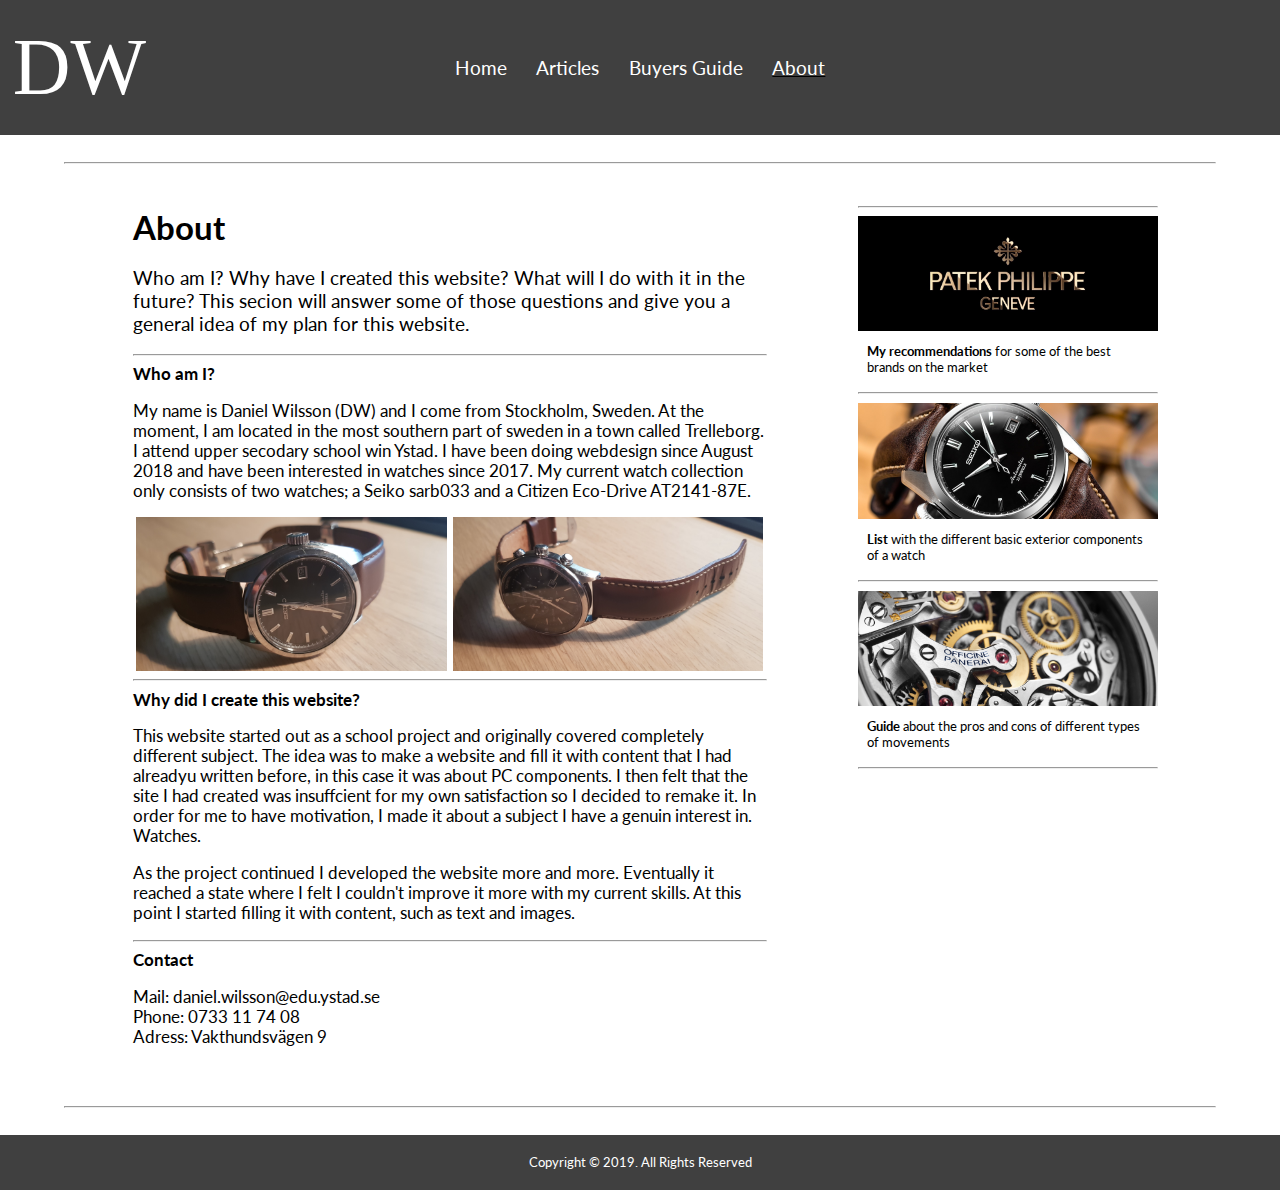
<file: about.html>
<!DOCTYPE html>
<html>
<head>
	<title>DW about</title>
	<meta charset="utf-8" name="viewport" content="width=device-width, initial-scale=1.0">
	<link rel="stylesheet" type"text/css" href="styledoc.css">
	<link rel="icon" type="image/ico" href="Bilder/Logo.png"/>
	<link href='http://fonts.googleapis.com/css?family=Lato:400,700' rel='stylesheet' type='text/css'>
</head>
<body>
<div id="container">
	<div id="navbar">
		<div id="logo">DW</div>
		<div class="navbtn"><a href="index.html">Home</a></div>
		<div class="navbtn"><a href="articles.html">Articles</a></div>
		<div class="navbtn"><a href="guide.html">Buyers Guide </a></div>
		<div class="navbtn" id="current"><a href="about.html"> About</div></a>
		
			
		<div id="dropmenu">
			<div id="menuicon" onclick="toggleNavbar()">
				<div class="iconbar"></div>
				<div class="iconbar"></div>
				<div class="iconbar"></div>
			</div>
			<div class="dropmenu-content">
				<a href="index.html">Home</a>
				<a href="Articles.html">Articles</a>
				<a href="guide.html">Buyers Guide</a>
				<a href="about.html">About</a>
			</div>
		</div>
		
	</div>
	<div id="content">
		<div id="center">
			<br><hr>
			<div id="textbox">
				<div>
					<h1>About</h1>
					<p id="textboxintro">
						Who am I? Why have I created this website? What will I do with it in the future?
						This secion will answer some of those questions and give you a general idea 
						of my plan for this website. 
					</p>
				</div>
				<hr>
				<div>
					<b>Who am I?</b>
					<p>
						My name is Daniel Wilsson (DW) and I come from Stockholm, Sweden. At the moment,
						I am located in the most southern part of sweden in a town called Trelleborg. I
						attend upper secodary school win Ystad. I have been doing webdesign since August 2018
						and have been interested in watches since 2017. My current watch collection only
						consists of two watches; a Seiko sarb033 and a Citizen Eco-Drive AT2141-87E. 
					</p>
					<div class="textboximg">
					<img src="Bilder/min_seiko.jpg" class="boxsmallimg">
					<img src="Bilder/min_citizen.jpg" class="boxsmallimg">
					</div>
				</div>
				<hr>
				<div>
					<b>Why did I create this website?</b>
					<p>
						This website started out as a school project and originally covered completely
						different subject. The idea was to make a website and fill it with content that
						I had alreadyu written before, in this case it was about PC components. I then felt
						that the site I had created was insuffcient for my own satisfaction so I decided
						to remake it. In order for me to have motivation, I made it about a subject I have
						a genuin interest in. Watches. 
					</p>
					<p>
						As the project continued I developed the website more and more. Eventually it
						reached a state where I felt I couldn't improve it more with my current skills. 
						At this point I started filling it with content, such as text and images. 
					</p>
				</div>
				<hr>
				<div>
					<b>Contact</b>
					<p>
						Mail: daniel.wilsson@edu.ystad.se
						<br>
						Phone: 0733 11 74 08
						<br>
						Adress: Vakthundsvägen 9
					</p>
				</div>
				
			</div>
			<div id="adbox">
				<div class="ad">
					<hr>
					<a href="brands.html"><img src="Bilder/watchbrand.jpg" class="adimg"></a>
					<div class="adtext"><b>My recommendations</b> for some of the best brands on the market</div>
					<hr>
				</div>
				<div class="ad">
					<a href="terms.html"><img src="Bilder/seikosarb.jpg" class="adimg"></a>
					<div class="adtext"><b>List</b> with the different basic exterior components of a watch</div>
					<hr>
				</div>
				<div class="ad">
					<a href="movements.html"><img src="Bilder/paneraiverk.jpg" class="adimg"></a>
					<div class="adtext"><b>Guide</b> about the pros and cons of different types of movements </div>
					<hr>
				</div>
			</div>
			<hr><br>
		</div>
	</div>
	
	<div id="footer">
		Copyright &copy; 2019. All Rights Reserved
	</div>
</div>
<script src="script.js"></script>
</body>
</html>
</file>
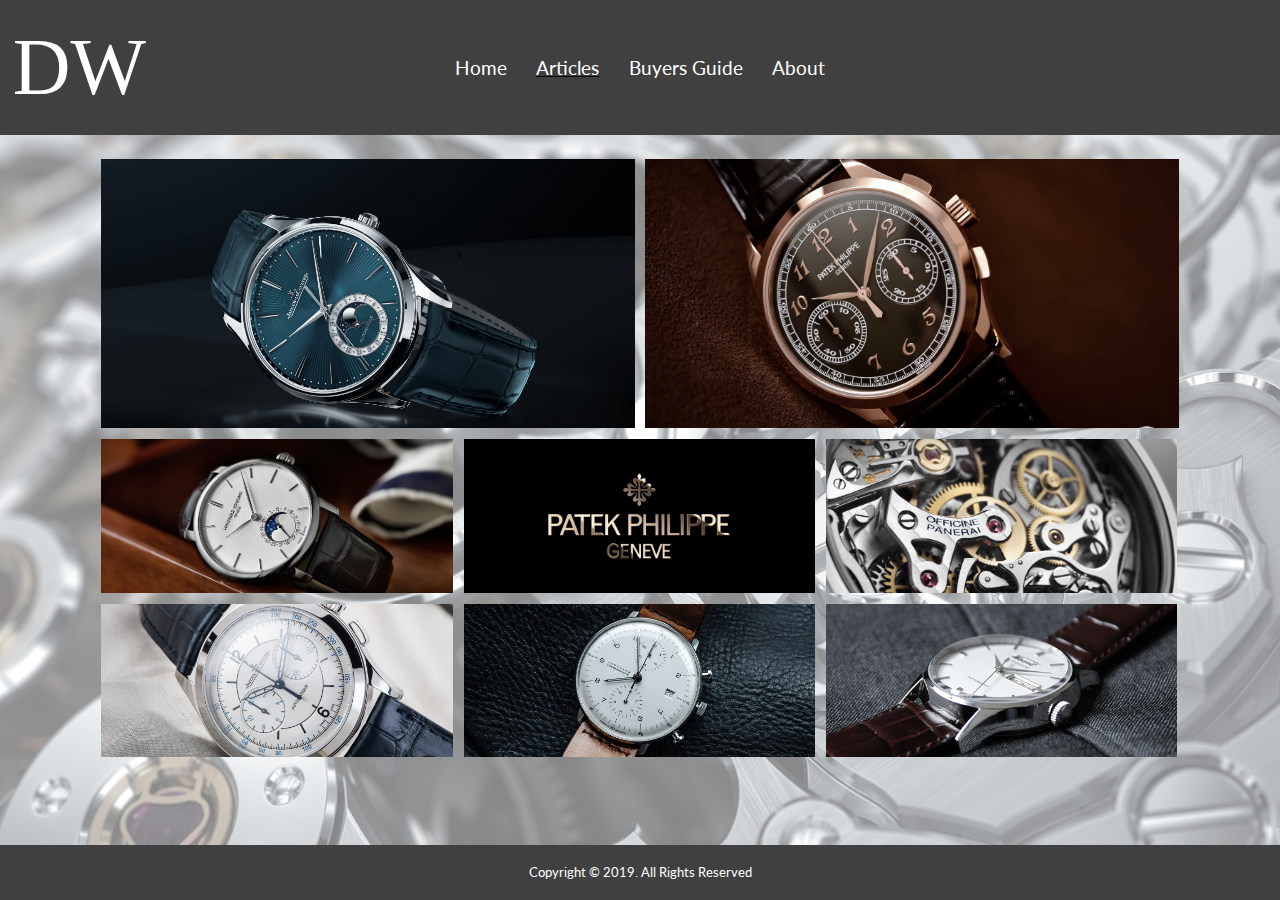
<file: articles.html>
<!DOCTYPE html>
<html>
<head>
	<title>DW Articles</title>
	<meta charset="utf-8" name="viewport" content="width=device-width, initial-scale=1.0">
	<link rel="stylesheet" type"text/css" href="styledoc.css">
	<link rel="icon" type="image/ico" href="Bilder/Logo.png"/>
	<link href='http://fonts.googleapis.com/css?family=Lato:400,700' rel='stylesheet' type='text/css'>
</head>
<body>
<div id="container">
	<img src ="Bilder/montblanc_movement.jpg" id="artbackimg">
	<div id="navbar">
		<div id="logo">DW</div>
		<div class="navbtn"><a href="index.html">Home</a></div>
		<div class="navbtn" id="current"><a href="articles.html">Articles</a></div>
		<div class="navbtn"><a href="guide.html">Buyers Guide </a></div>
		<div class="navbtn"><a href="about.html"> About</div></a>
		
			
		<div id="dropmenu">
			<div id="menuicon" onclick="toggleNavbar()">
				<div class="iconbar"></div>
				<div class="iconbar"></div>
				<div class="iconbar"></div>
			</div>
			<div class="dropmenu-content">
				<a href="index.html">Home</a>
				<a href="Articles.html">Articles</a>
				<a href="guide.html">Buyers Guide</a>
				<a href="about.html">About</a>
			</div>
		</div>
		
	</div>
	<div id="content">
		
		<div id="artcenter">
		<br>
			<div class="mainarticle">
				<a href="Newrel.html">
					<img src="Bilder/jlc_wallpaper.jpg" class="mainimg">
					<div class="imgtext">New Releases</div>
				</a>
			</div>
			<div class="mainarticle">
				<a href="complications.html">
					<img src="Bilder/patekchrono.jpg" class="mainimg">
					<div class="imgtext">Complications</div>
				</a>
			</div>
			<div class="secondarticle">
				<a href="guide.html">
					<img src="Bilder/fconstant.jpg" class="secondimg">
					<div class="imgtext">Buyers Guide</div>
				</a>
			</div>
			<div class="secondarticle">
				<a href="brands.html">
					<img src="Bilder/watchbrand.jpg" class="secondimg">
					<div class="imgtext">Brands</div>
				</a>
			</div>
			<div class="secondarticle">
				<a href="movements.html">
					<img src="Bilder/paneraiverk.jpg" class="secondimg">
					<div class="imgtext">Movements</div>
				</a>
			</div>
			<div class="secondarticle">
				<a href="terms.html">
					<img src="Bilder/jlcchrono.jpg" class="secondimg">
					<div class="imgtext">Watch Terms</div>
				</a>
			</div>
			<div class="secondarticle">
				<a href="sub1000.html">
					<img src="Bilder/junghansmaxbill.jpg" class="secondimg">
					<div class="imgtext">Under 1000€</div>
				</a>
			</div>
			<div class="secondarticle">
				<a href="sub500.html">
					<img src="Bilder/tissotvisodate.jpeg" class="secondimg">
					<div class="imgtext">Under 500€</div>
				</a>
			</div>
		</div>
		<br>
	</div>
	<div id="footer">
		Copyright &copy; 2019. All Rights Reserved
	</div>
</div>
<script src="script.js"></script>
</body>
</html>
</file>
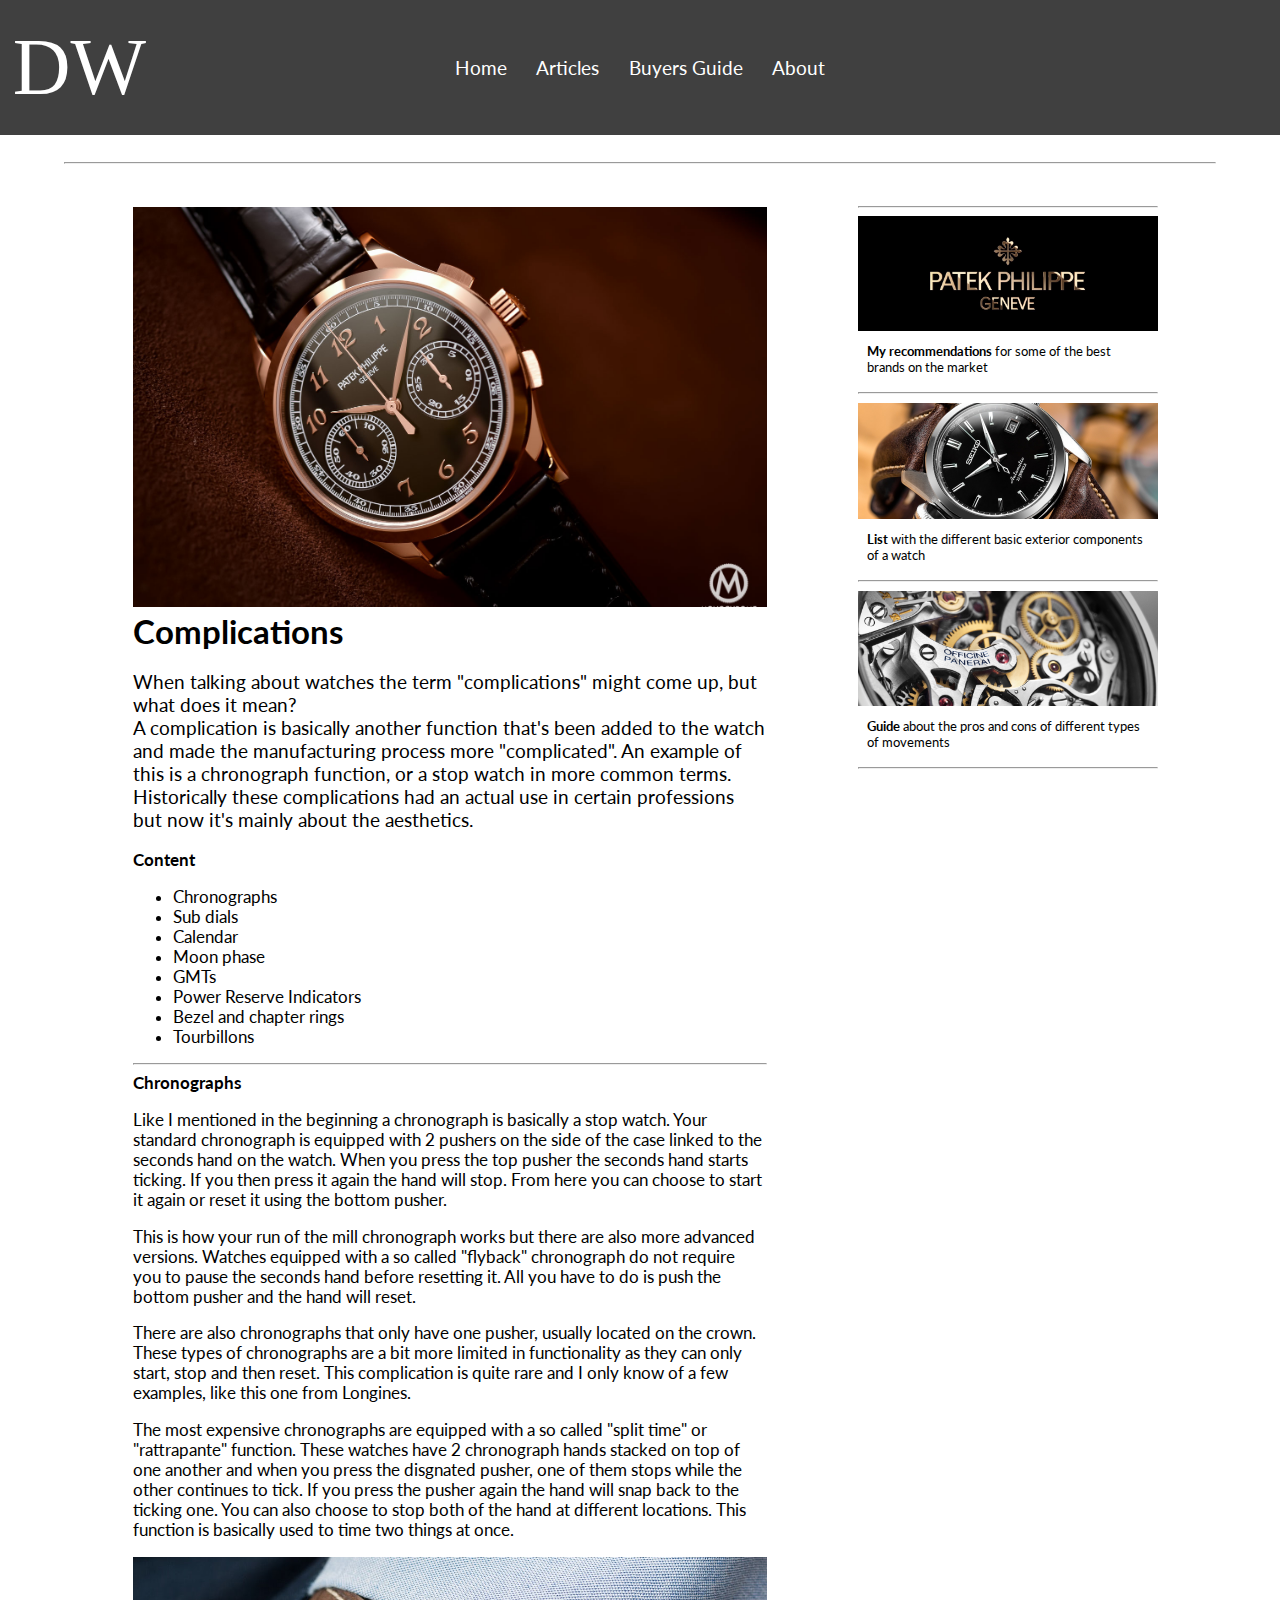
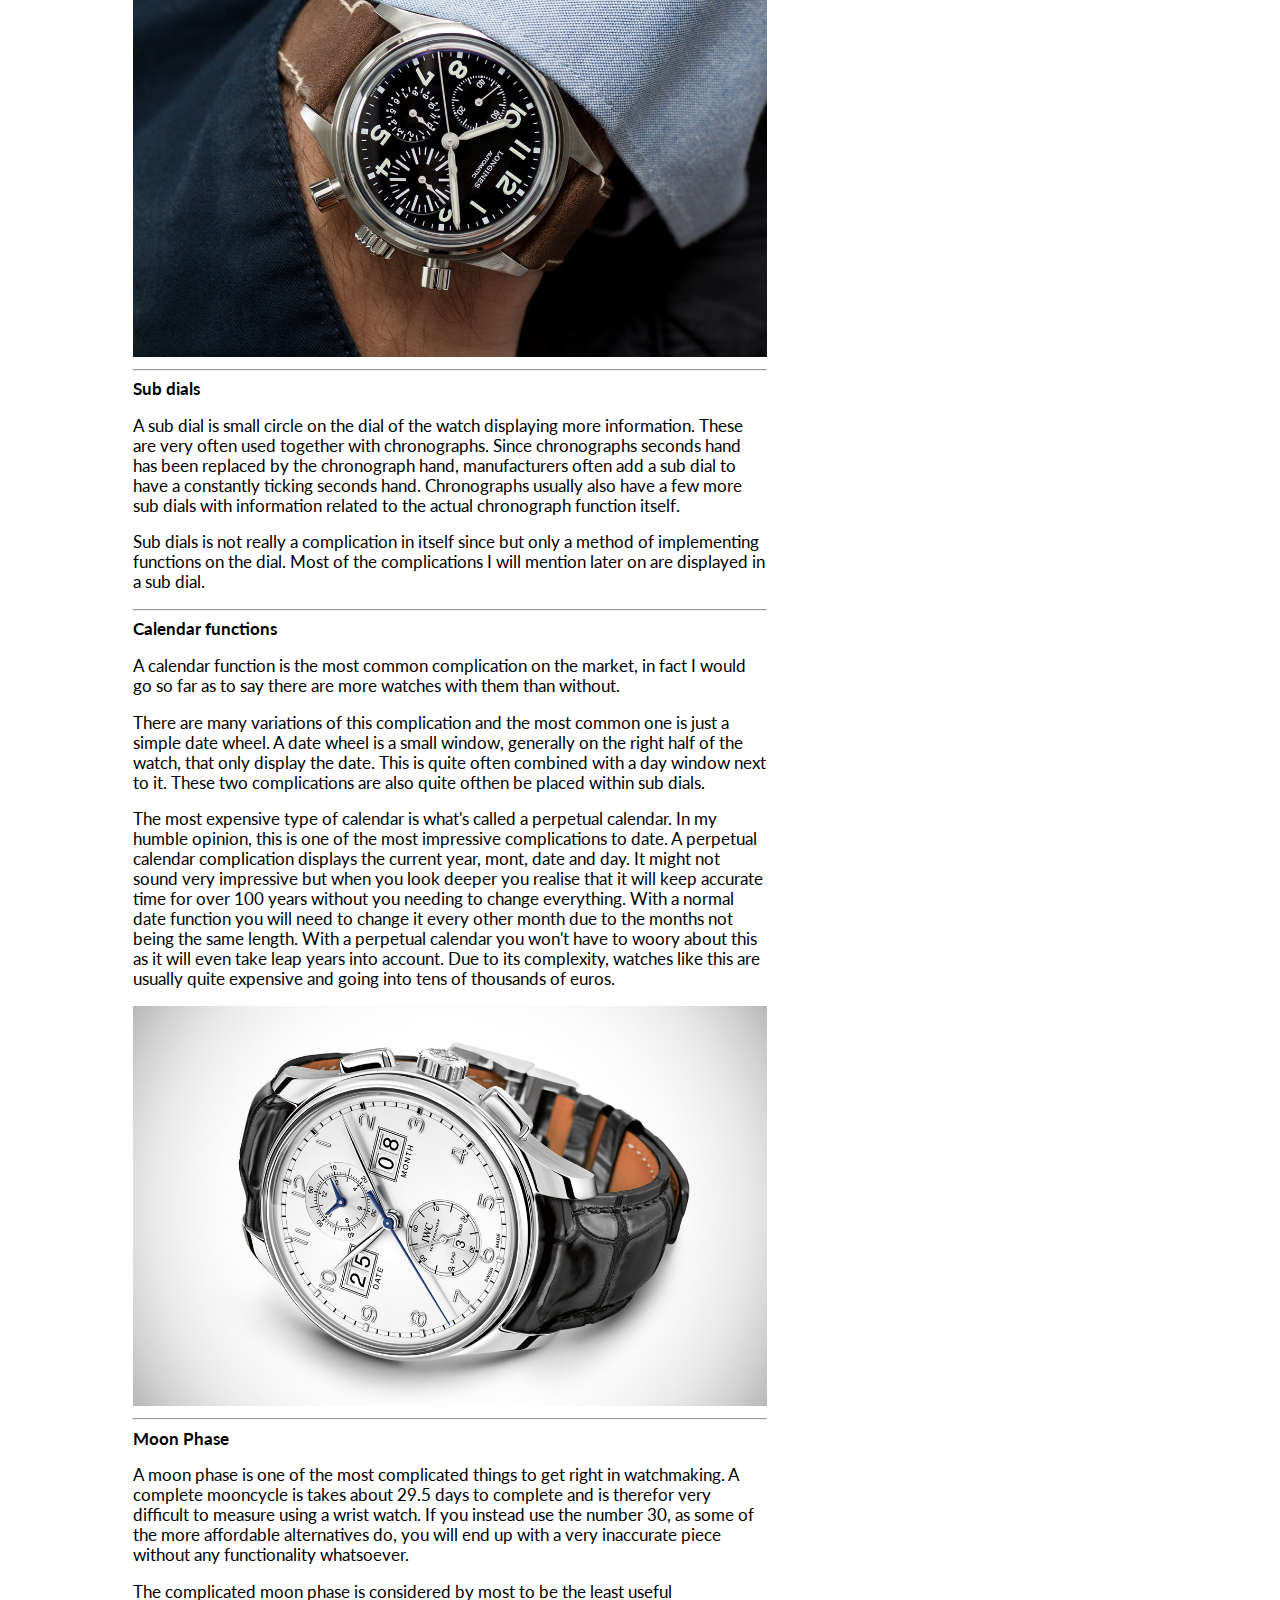
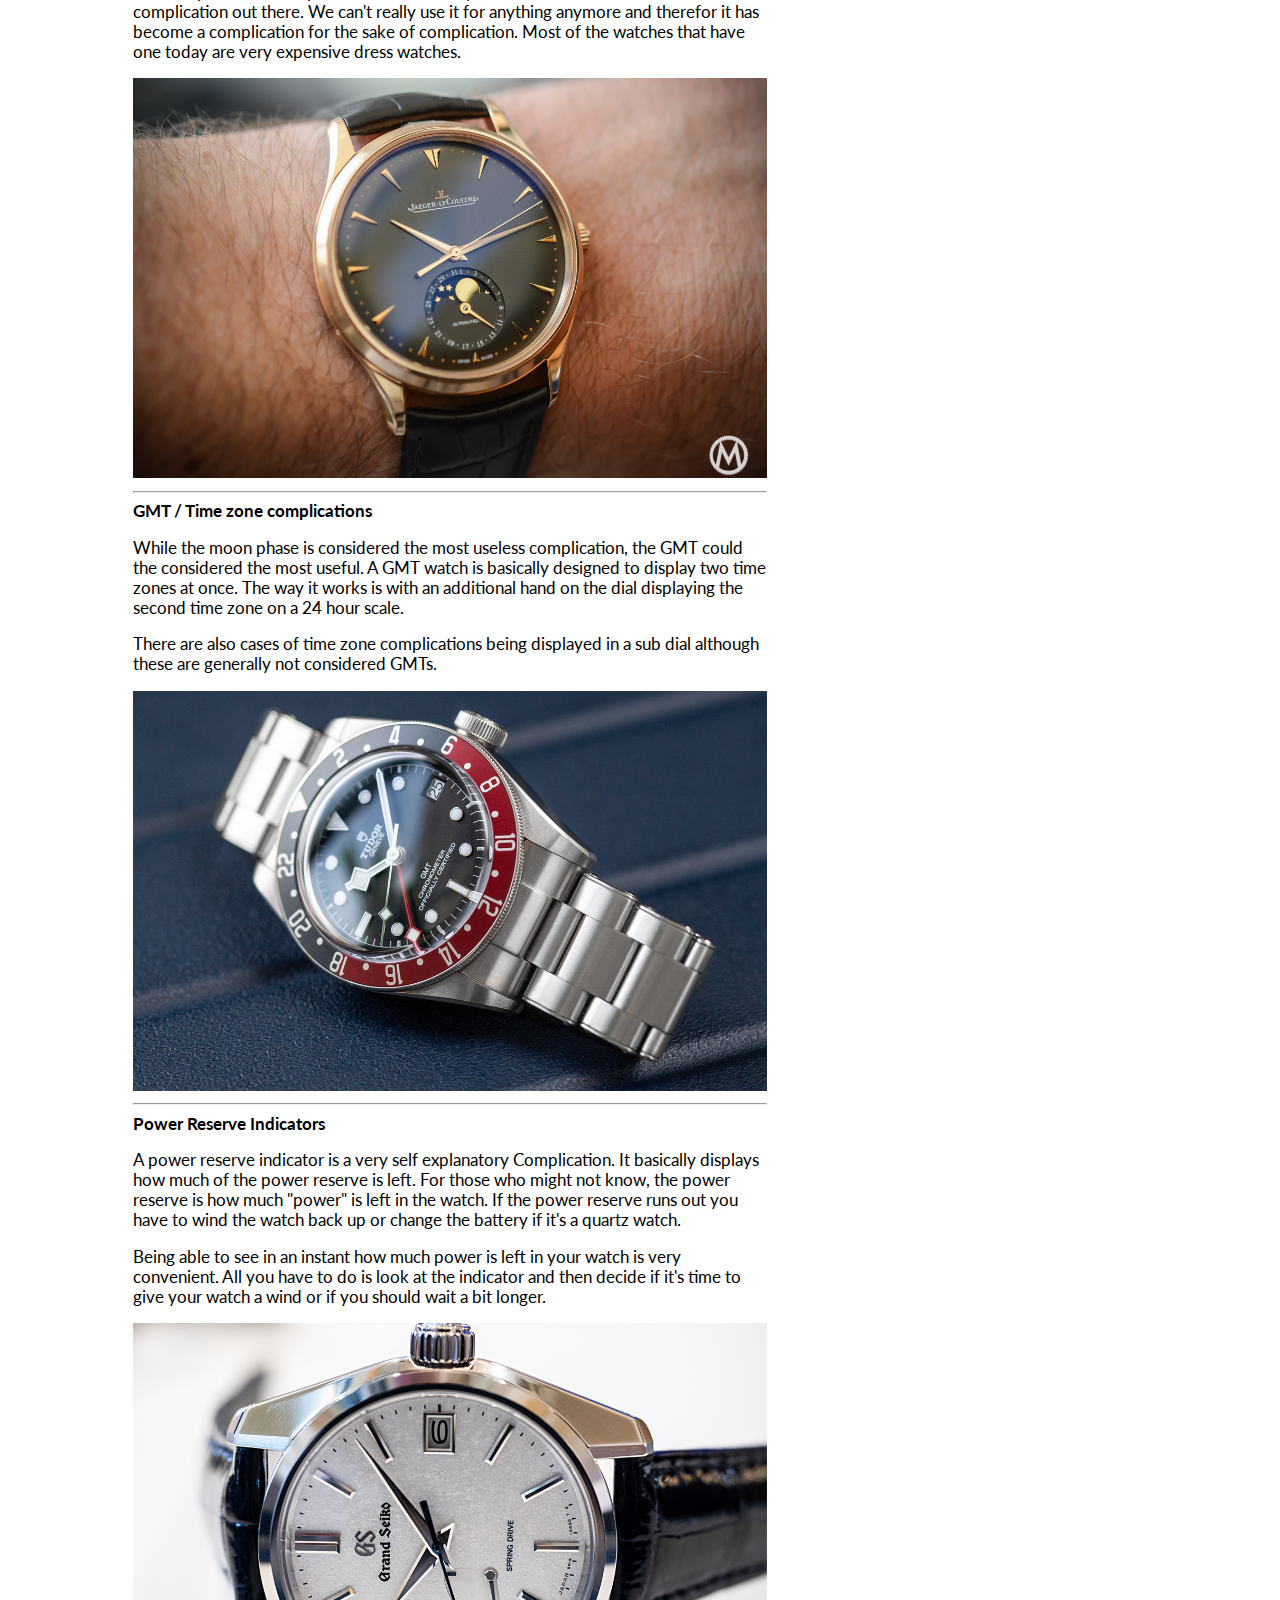
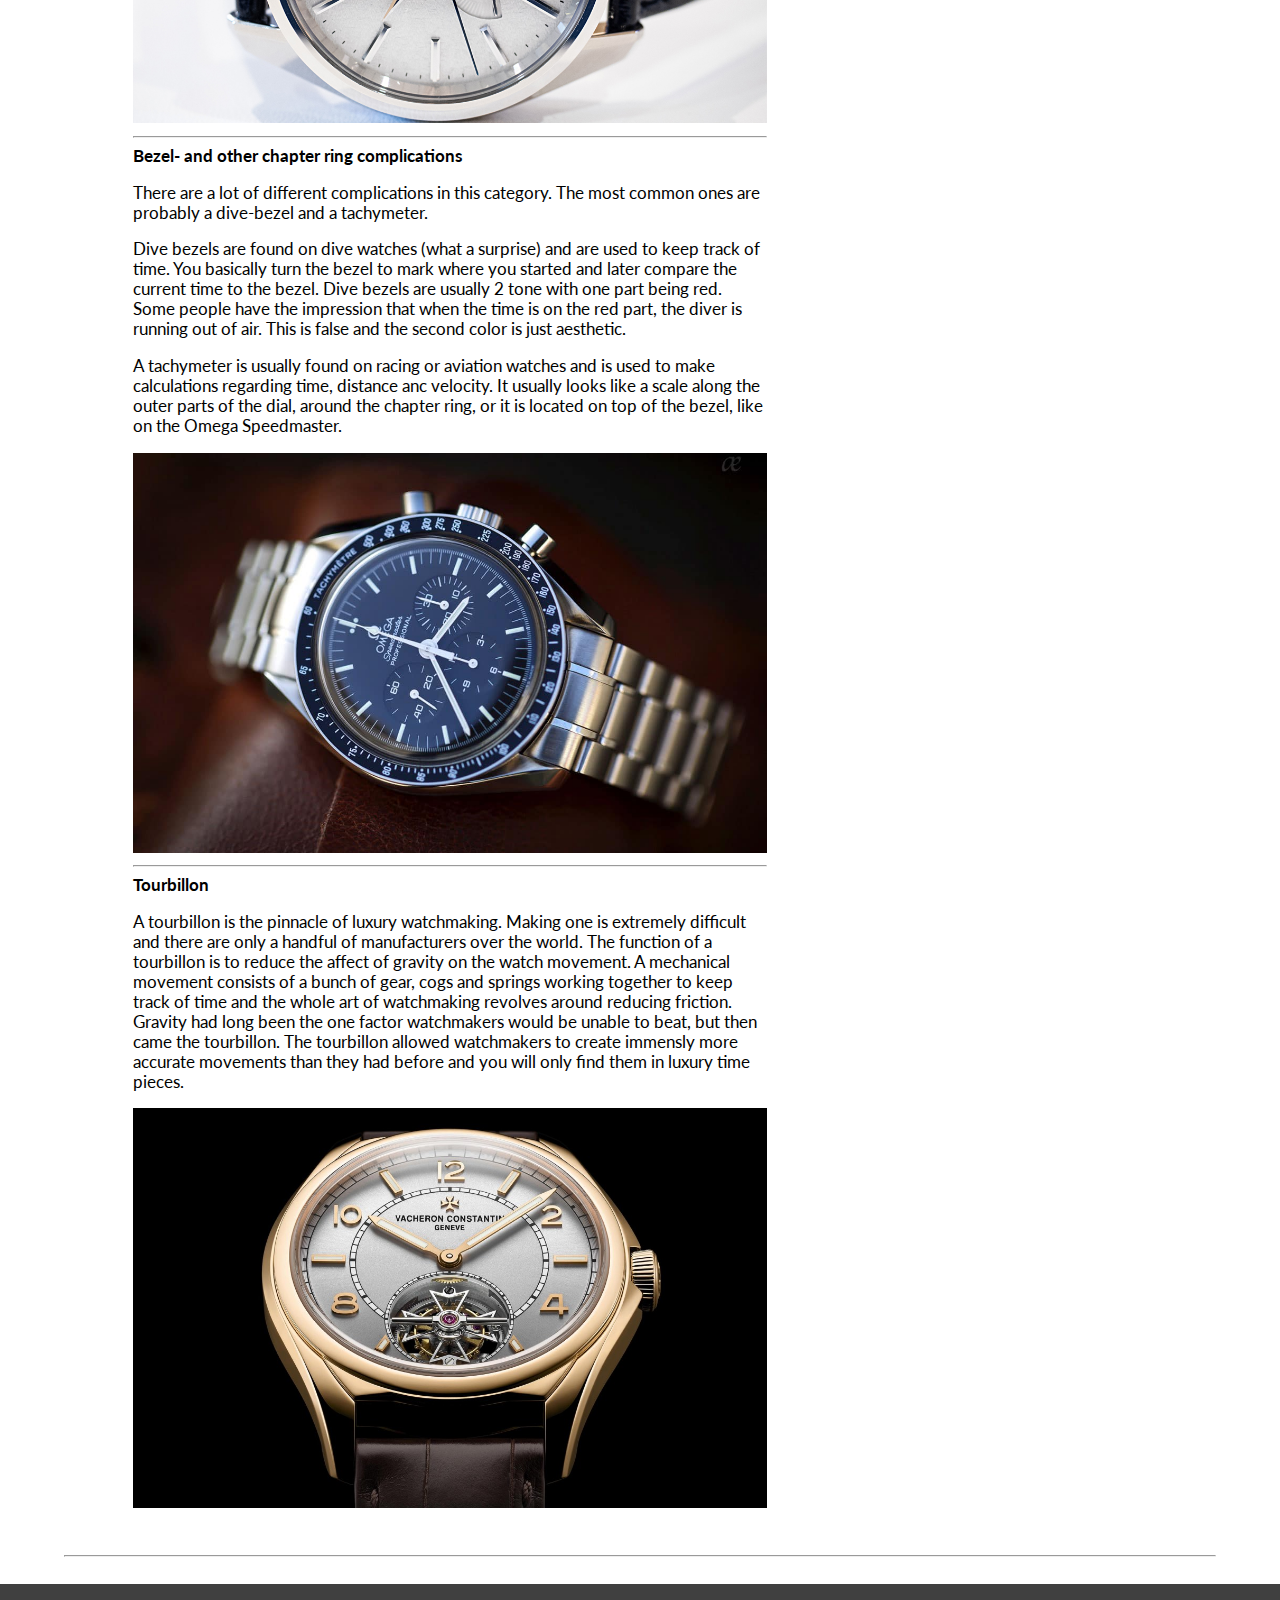
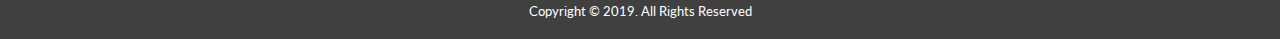
<file: complications.html>
<!DOCTYPE html>
<html>
<head>
	<title>DW Complications</title>
	<meta charset="utf-8" name="viewport" content="width=device-width, initial-scale=1.0">
	<link rel="stylesheet" type"text/css" href="styledoc.css">
	<link rel="icon" type="image/ico" href="Bilder/Logo.png"/>
	<link href='http://fonts.googleapis.com/css?family=Lato:400,700' rel='stylesheet' type='text/css'>
</head>
<body>
<div id="container">
	<div id="navbar">
		<div id="logo">DW</div>
		<div class="navbtn"><a href="index.html">Home</a></div>
		<div class="navbtn"><a href="articles.html">Articles</a></div>
		<div class="navbtn"><a href="guide.html">Buyers Guide </a></div>
		<div class="navbtn"><a href="about.html"> About</div></a>
		
			
		<div id="dropmenu">
			<div id="menuicon" onclick="toggleNavbar()">
				<div class="iconbar"></div>
				<div class="iconbar"></div>
				<div class="iconbar"></div>
			</div>
			<div class="dropmenu-content">
				<a href="index.html">Home</a>
				<a href="Articles.html">Articles</a>
				<a href="guide.html">Buyers Guide</a>
				<a href="about.html">About</a>
			</div>
		</div>
		
	</div>
	<div id="content">
		<div id="center">
			<br><hr>
			<div id="textbox">
				<img src="Bilder/patekchrono.jpg" class="textboximg">
				<h1>Complications</h1>
				<p id="textboxintro">
					When talking about watches the term "complications" might come up, 
					but what does it mean? <br>A complication is basically another function that's been added to the watch and made the manufacturing process more "complicated". An example of this is a chronograph function, or a stop watch in more common terms. Historically these complications had an actual use in certain professions but now it's mainly about the aesthetics. 
				</p>
				<b> Content </b>
				<ul>
					<li><a class="bookmark" href="#chrono"> Chronographs
					</a></li>
					<li><a class="bookmark" href="#sub"> Sub dials</a> 
					</li>
					<li><a class="bookmark" href="#cal"> Calendar 
					</a></li>
					<li><a class="bookmark" href="#moon"> Moon phase 
					</a></li>
					<li><a class="bookmark" href="#gmt"> GMTs </a></li>
					<li><a class="bookmark" href="#pow"> Power Reserve 
					Indicators </a></li>
					<li><a class="bookmark" href="#bezel"> Bezel and 
					chapter rings </a></li>
					<li><a class="bookmark" href="tour"> Tourbillons 
					</a></li>
				</ul>
				<hr>
				<!-- Chronograph -->
				<div id="chrono">
					<b>Chronographs</b><br>
					<p>Like I mentioned in the beginning a chronograph is basically a stop watch. Your standard chronograph is equipped with 2 pushers on the side of the case linked to the seconds hand on the watch. When you press the top pusher the seconds hand starts ticking. If you then press it again the hand will stop. From here you can choose to start it again or reset it using the bottom pusher. </p>
					
					<p> This is how your run of the mill chronograph works but there are also more advanced versions. Watches equipped with a so called "flyback" chronograph do not require you to pause the seconds hand before resetting it. All you have to do is push the bottom pusher and the hand will reset. </p>
					
					<p> There are also chronographs that only have one pusher, usually located on the crown. These types of chronographs are a bit more limited in functionality as they can only start, stop and then reset. This complication is quite rare and I only know of a few examples, like this one from Longines.  
					</p>
					
					<p> The most expensive chronographs are equipped with a so called "split time" or "rattrapante" function. These watches have 2 chronograph hands stacked on top of one another and when you press the disgnated pusher, one of them stops while the other continues to tick. If you press the pusher again the hand will snap back to the ticking one. You can also choose to stop both of the hand at different locations. This function is basically used to time two things at once. </p>
					
					<img src="Bilder/chronograph.jpg" class="textboximg">
				</div>
				<hr>
				<!-- Sub Dials -->
				<div id="sub">
					<b>Sub dials</b><br>
					<p>A sub dial is small circle on the dial of the watch displaying more information. These are very often used together with chronographs. Since chronographs seconds hand has been replaced by the chronograph hand, manufacturers often add a sub dial to have a constantly ticking seconds hand. Chronographs usually also have a few more sub dials with information related to the actual chronograph function itself. </p>
					
					<p> Sub dials is not really a complication in itself since but only a method of implementing functions on the dial. Most of the complications I will mention later on are displayed in a sub dial. </p>
				</div>
				<hr>
				<!-- Calendar -->
				<div id="cal">
					<b>Calendar functions</b><br>
					<p>A calendar function is the most common complication on the market, in fact I would go so far as to say there are more watches with them than without. </p>
					
					<p>There are many variations of this complication and the most common one is just a simple date wheel. A date wheel is a small window, generally on the right half of the watch, that only display the date. This is quite often combined with a day window next to it. These two complications are also quite ofthen be placed within sub dials. 
					</p>
					
					<p>The most expensive type of calendar is what's called a perpetual calendar. In my humble opinion, this is one of the most impressive complications to date. A perpetual calendar complication displays the current year, mont, date and day. It might not sound very impressive but when you look deeper you realise that it will keep accurate time for over 100 years without you needing to change everything. With a normal date function you will need to change it every other month due to the months not being the same length. With a perpetual calendar you won't have to woory about this as it will even take leap years into account. Due to its complexity, watches like this are usually quite expensive and going into tens of thousands of euros. </p>
					<img src="Bilder/calendar.jpg" class="textboximg">
				</div>
				<hr>
				<!-- Moon phase -->
				<div id="moon">
					<b>Moon Phase </b>
					<p>A moon phase is one of the most complicated things to get right in watchmaking. A complete mooncycle is takes about 29.5 days to complete and is therefor very difficult to measure using a wrist watch. If you instead use the number 30, as some of the more affordable alternatives do, you will end up with a very inaccurate piece without any functionality whatsoever. </p>
					
					<p>The complicated moon phase is considered by most to be the least useful complication out there. We can't really use it for anything anymore and therefor it has become a complication for the sake of complication. Most of the watches that have one today are very expensive dress watches. </p>
					<img src="Bilder/moonphase.jpg" class="textboximg">
				</div>
				<hr>
				<!-- GMT / time zones-->
				<div id="gmt">
					<b> GMT / Time zone complications </b>
					<p> While the moon phase is considered the most useless complication, the GMT could the considered the most useful. A GMT watch is basically designed to display two time zones at once. The way it works is with an additional hand on the dial displaying the second time zone on a 24 hour scale. </p>
				
					<p>There are also cases of time zone complications being displayed in a sub dial although these are generally not considered GMTs. </p>
					<img src="Bilder/gmt.jpg" class="textboximg">
				</div>
				<hr> 
				<!-- Power Reserve -->
				<div id ="pow">
					<b>Power Reserve Indicators</b>
					<p>A power reserve indicator is a very self explanatory Complication. It basically displays how much of the power reserve is left. For those who might not know, the power reserve is how much "power" is left in the watch. If the power reserve runs out you have to wind the watch back up or change the battery if it's a quartz watch. </p>
					
					<p>Being able to see in an instant how much power is left in your watch is very convenient. All you have to do is look at the indicator and then decide if it's time to give your watch a wind or if you should wait a bit longer. </p> 
					<img class="textboximg" src="Bilder/powerreserve.jpg">
				</div>
				<hr>
				<!-- Bezel/other chapter ring complications  -->
				<div id="bezel">
					<b> Bezel- and other chapter ring complications</b>
					<p> There are a lot of different complications in this category. The most common ones are probably a dive-bezel and a tachymeter. </p>

					<p>Dive bezels are found on dive watches (what a surprise) and are used to keep track of time. You basically turn the bezel to mark where you started and later compare the current time to the bezel. Dive bezels are usually 2 tone with one part being red. Some people have the impression that when the time is on the red part, the diver is running out of air. This is false and the second color is just aesthetic. </p>
					
					<p>A tachymeter is usually found on racing or aviation watches and is used to make calculations regarding time, distance anc velocity. It usually looks like a scale along the outer parts of the dial, around the chapter ring, or it is located on top of the bezel, like on the Omega Speedmaster. 
					</p>

					<img src="Bilder/bezel.jpg" class="textboximg">
				</div>
				<hr>
				<!-- Tourbillon -->
				<div id="tour">
					<b> Tourbillon </b>
					<p> A tourbillon is the pinnacle of luxury watchmaking. Making one is extremely difficult and there are only a handful of manufacturers over the world. The function of a tourbillon is to reduce the affect of gravity on the watch movement. A mechanical movement consists of a bunch of gear, cogs and springs working together to keep track of time and the whole art of watchmaking revolves around reducing friction. Gravity had long been the one factor watchmakers would be unable to beat, but then came the tourbillon. The tourbillon allowed watchmakers to create immensly more accurate movements than they had before and you will only find them in luxury time pieces. </p>
						<img src="Bilder/tourbillon.jpg" class="textboximg">
				</div>
			</div>
			<div id="adbox">
				<div class="ad">
					<hr>
					<a href="brands.html"><img src="Bilder/watchbrand.jpg" class="adimg"></a>
					<div class="adtext"><b>My recommendations</b> for some of the best brands on the market</div>
					<hr>
				</div>
				<div class="ad">
					<a href="terms.html"><img src="Bilder/seikosarb.jpg" class="adimg"></a>
					<div class="adtext"><b>List</b> with the different basic exterior components of a watch</div>
					<hr>
				</div>
				<div class="ad">
					<a href="movements.html"><img src="Bilder/paneraiverk.jpg" class="adimg"></a>
					<div class="adtext"><b>Guide</b> about the pros and cons of different types of movements </div>
					<hr>
				</div>
				
			</div>
			<hr>
			<br>
		</div>
	</div>
	<div id="footer">
		Copyright &copy; 2019. All Rights Reserved
	</div>
</div>
<script src="script.js"></script>
</body>
</html>
</file>
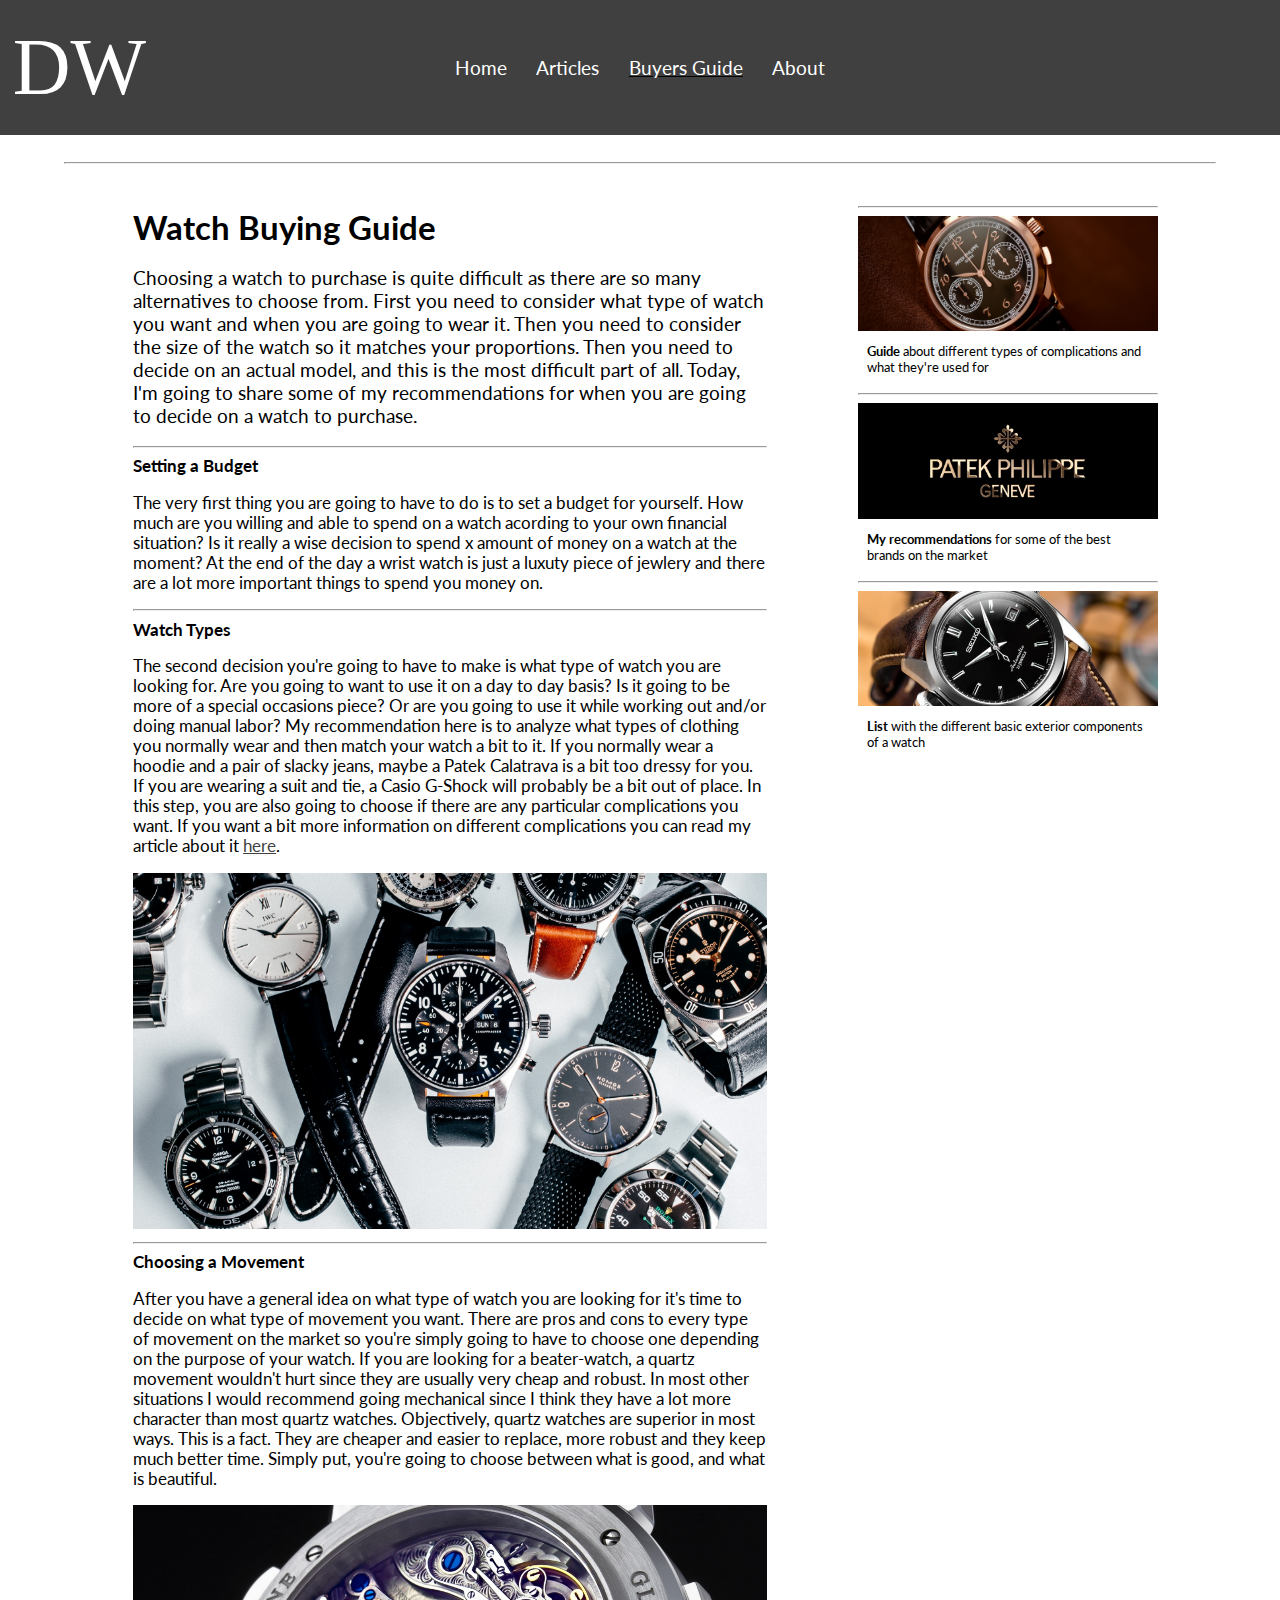
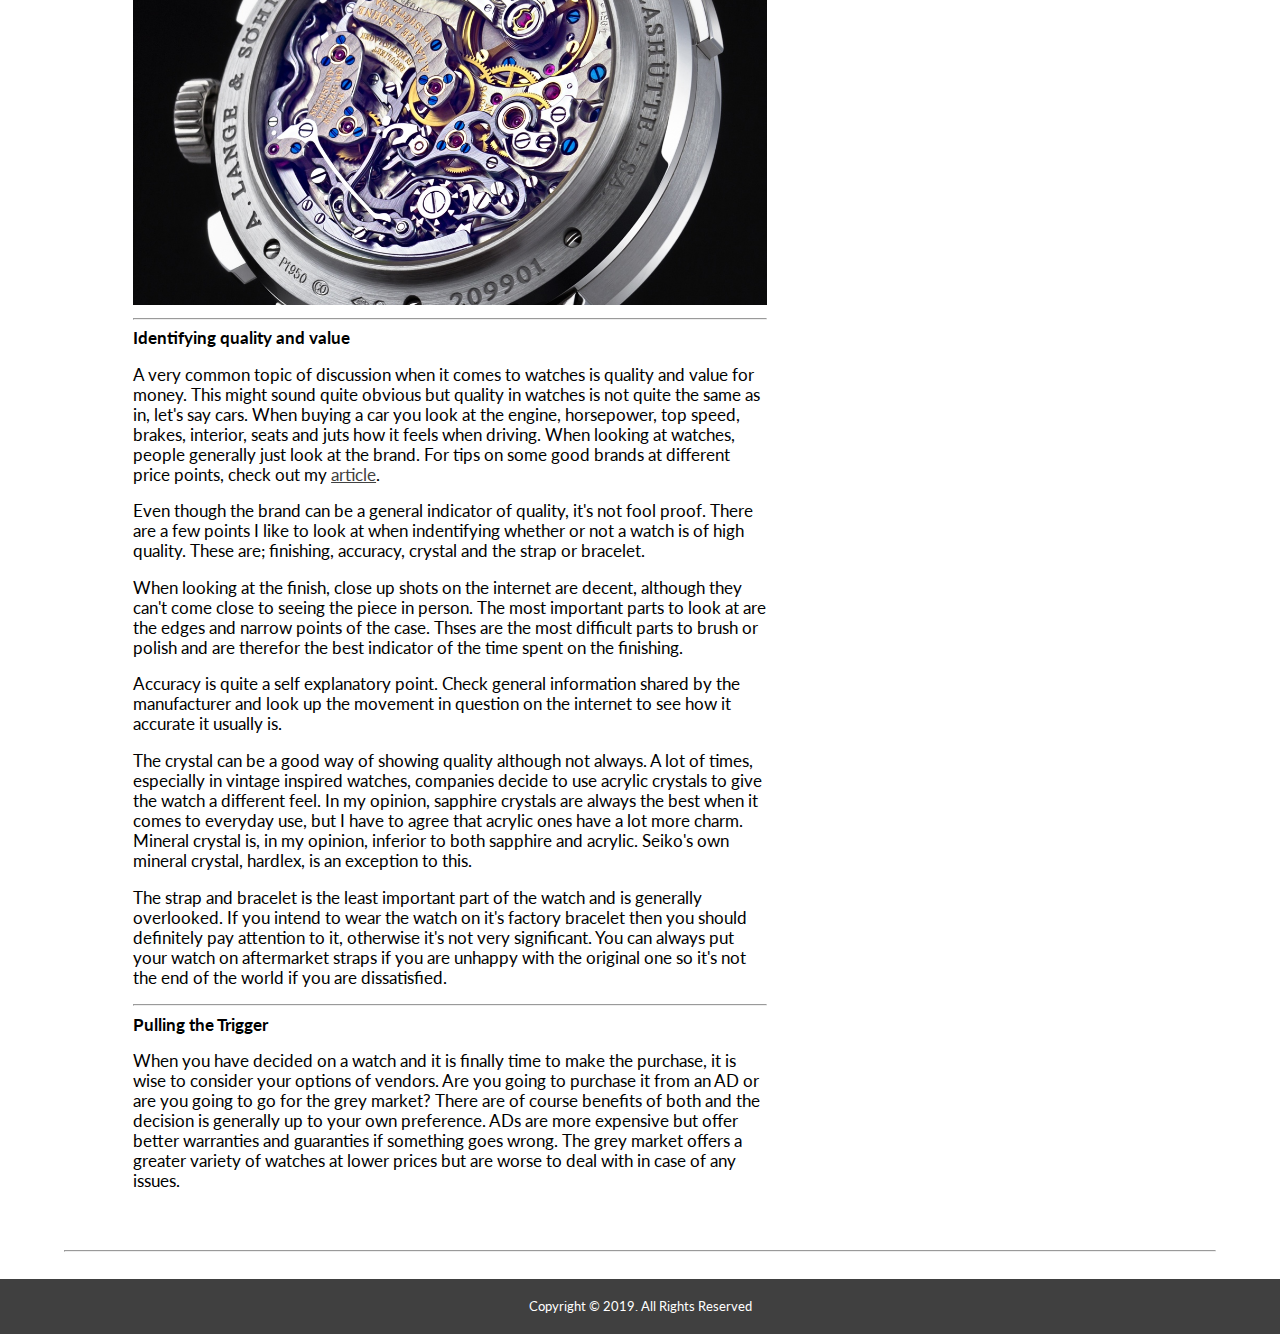
<file: guide.html>
<!DOCTYPE html>
<html>
<head>
	<title>DW Guide</title>
	<meta charset="utf-8" name="viewport" content="width=device-width, initial-scale=1.0">
	<link rel="stylesheet" type"text/css" href="styledoc.css">
	<link rel="icon" type="image/ico" href="Bilder/Logo.png"/>
	<link href='http://fonts.googleapis.com/css?family=Lato:400,700' rel='stylesheet' type='text/css'>
</head>
<body>
<div id="container">
	<div id="navbar">
		<div id="logo">DW</div>
		<div class="navbtn"><a href="index.html">Home</a></div>
		<div class="navbtn"><a href="articles.html">Articles</a></div>
		<div class="navbtn" id="current"><a href="guide.html">Buyers Guide </a></div>
		<div class="navbtn"><a href="about.html"> About</div></a>
		
			
		<div id="dropmenu">
			<div id="menuicon" onclick="toggleNavbar()">
				<div class="iconbar"></div>
				<div class="iconbar"></div>
				<div class="iconbar"></div>
			</div>
			<div class="dropmenu-content">
				<a href="index.html">Home</a>
				<a href="Articles.html">Articles</a>
				<a href="guide.html">Buyers Guide</a>
				<a href="about.html">About</a>
			</div>
		</div>
		
	</div>
	<div id="content">
		<div id="center">
		<br><hr>
			<div id="textbox">	
				<div>
				<h1>Watch Buying Guide</h1>
				<p id="textboxintro">
					Choosing a watch to purchase is quite difficult as there are so many alternatives 
					to choose from. First you need to consider what type of watch you want and when 
					you are going to wear it. Then you need to consider the size of the watch so it 
					matches your proportions. Then you need to decide on an actual model, and this is
					the most difficult part of all. Today, I'm going to share some of my recommendations
					for when you are going to decide on a watch to purchase.
				</p>
				</div>
				<hr>
				<!-- Budget -->
				<div>
					<b>Setting a Budget</b>
					<p>The very first thing you are going to have to do is to set a budget for yourself. 
					How much are you willing and able to spend on a watch acording to your own financial
					situation? Is it really a wise decision to spend x amount of money on a watch at the 
					moment? At the end of the day a wrist watch is just a luxuty piece of jewlery and 
					there are a lot more important things to spend you money on. </p>
				</div>
				<hr>
				<!-- Watch types -->
				<div>
					<b>Watch Types</b>
					<p>The second decision you're going to have to make is what type of watch you
					are looking for. Are you going to want to use it on a day to day basis? Is it 
					going to be more of a special occasions piece? Or are you going to use it while 
					working out and/or doing manual labor? My recommendation here is to analyze what 
					types of clothing you normally wear and then match your watch a bit to it. If you
					normally wear a hoodie and a pair of slacky jeans, maybe a Patek Calatrava is a bit
					too dressy for you. If you are wearing a suit and tie, a Casio G-Shock will 
					probably be a bit out of place. In this step, you are also going to choose if there
					are any particular complications you want. If you want a bit more information on 
					different complications you can read my article about it
					<a class="ref" href="complications.html">here</a>. </p>
					<img src="Bilder/collection.jpeg" class="textboximg">
				</div>
				<hr>
				<!-- Movements -->
				<div>
					<b>Choosing a Movement</b>
					<p>After you have a general idea on what type of watch you are looking for it's 
					time to decide on what type of movement you want. There are pros and cons to every
					type of movement on the market so you're simply going to have to choose one 
					depending on the purpose of your watch. If you are looking for a beater-watch, a 
					quartz movement wouldn't hurt since they are usually very cheap and robust. In most
					other situations I would recommend going mechanical since I think they have a lot 
					more character than most quartz watches. Objectively, quartz watches are superior 
					in most ways. This is a fact. They are cheaper and easier to replace, more robust 
					and they keep much better time. Simply put, you're going to choose between what is
					good, and what is beautiful. </p>
					<img src="Bilder/a_lange_movement.jpeg" class="textboximg">
				</div>
				<hr>
				<!-- quality -->
				<div>
					<b>Identifying quality and value</b>
					<p>A very common topic of discussion when it comes to watches is quality and value
					for money. This might sound quite obvious but quality in watches is not quite the 
					same as in, let's say cars.  When buying a car you look at the engine, horsepower,
					top speed, brakes, interior, seats and juts how it feels when driving. When looking
					at watches, people generally just look at the brand. For tips on some good brands at 
					different price points, check out my <a class="ref" href="brands.html">article</a>. 
					</p>
					<p>
					Even though the brand can be a general indicator of quality, it's not fool proof. 
					There are a few points I like to look at when indentifying whether or not a watch
					is of high quality. These are; finishing, accuracy, crystal and the strap or bracelet. 
					</p>
					<p>
					When looking at the finish, close up shots on the internet are decent, although they
					can't come close to seeing the piece in person. The most important parts to look at 
					are the edges and narrow points of the case. Thses are the most difficult parts to 
					brush or polish and are therefor the best indicator of the time spent on the finishing. 
					</p>
					<p>
					Accuracy is quite a self explanatory point. Check general information shared by the 
					manufacturer and look up the movement in question on the internet to see how it accurate 
					it usually is. 
					</p>
					<p>
					The crystal can be a good way of showing quality although not always. A lot of times, 
					especially in vintage inspired watches, companies decide to use acrylic crystals to give
					the watch a different feel. In my opinion, sapphire crystals are always the best when it 
					comes to everyday use, but I have to agree that acrylic ones have a lot more charm. 
					Mineral crystal is, in my opinion, inferior to both sapphire and acrylic. Seiko's own
					mineral crystal, hardlex, is an exception to this. 
					</p>
					<p>
					The strap and bracelet is the least important part of the watch and is generally overlooked. 
					If you intend to wear the watch on it's factory bracelet then you should definitely pay 
					attention to it, otherwise it's not very significant. You can always put your watch on 
					aftermarket straps if you are unhappy with the original one so it's not the end of the world 
					if you are dissatisfied. 
					</p>
				</div>
				<hr>
				<!-- Vendors -->
				<div>
					<b> Pulling the Trigger</b>
					<p>When you have decided on a watch and it is finally time to make the purchase, it is 
					wise to consider your options of vendors. Are you going to purchase it from an AD or 
					are you going to go for the grey market? There are of course benefits of both and the 
					decision is generally up to your own preference. ADs are more expensive but offer better
					warranties and guaranties if something goes wrong. The grey market offers a greater variety
					of watches at lower prices but are worse to deal with in case of any issues. </p>
				</div>
			</div>
			<div id="adbox">
				<div class="ad">
					<hr>
					<a href="complications.html"><img src="Bilder/patekchrono.jpg" class="adimg"></a>
					<div class="adtext"><b>Guide</b> about different types of complications and what they're used for</div>	
				</div>
				<div class="ad">
					<hr>
					<a href="brands.html"><img src="Bilder/watchbrand.jpg" class="adimg"></a>
					<div class="adtext"><b>My recommendations</b> for some of the best brands on the market</div>
				</div>
				<div class="ad">
					<hr>
					<a href="terms.html"><img src="Bilder/seikosarb.jpg" class="adimg"></a>
					<div class="adtext"><b>List</b> with the different basic exterior components of a watch</div>
				</div>
			</div>
			<hr><br>
		</div>
	</div>
	
	<div id="footer">
		Copyright &copy; 2019. All Rights Reserved
	</div>
</div>
<script src="script.js"></script>
</body>
</html>
</file>
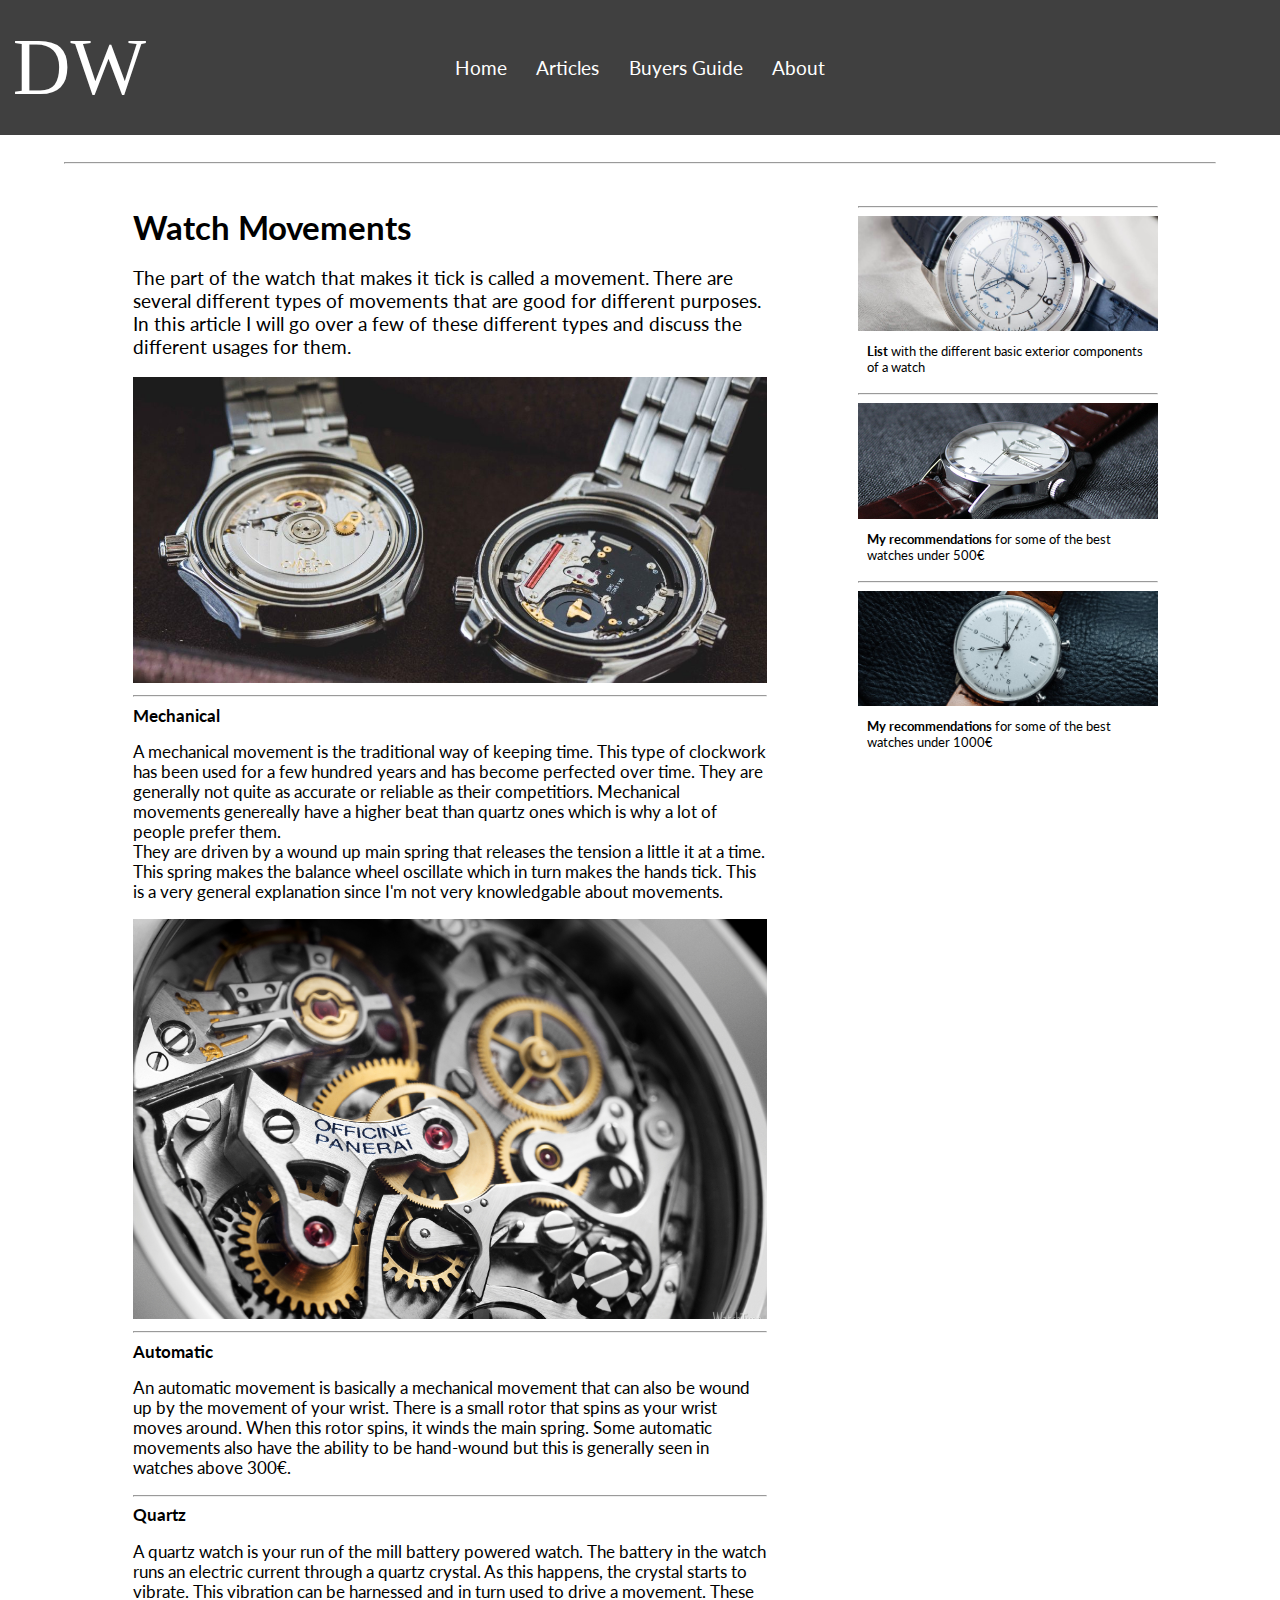
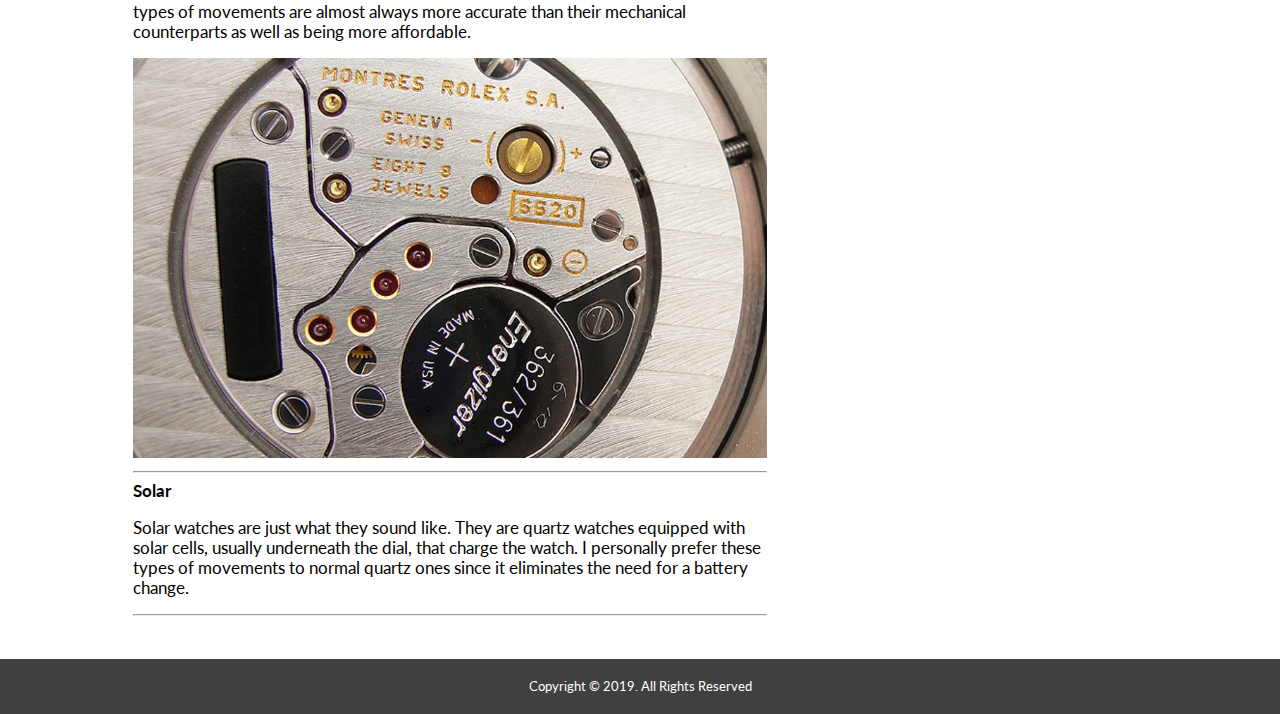
<file: movements.html>
<!DOCTYPE html>
<html>
<head>
	<title>DW Movements</title>
	<meta charset="utf-8" name="viewport" content="width=device-width, initial-scale=1.0">
	<link rel="stylesheet" type"text/css" href="styledoc.css">
	<link rel="icon" type="image/ico" href="Bilder/Logo.png"/>
	<link href='http://fonts.googleapis.com/css?family=Lato:400,700' rel='stylesheet' type='text/css'>
</head>
<body>
<div id="container">
	<div id="navbar">
		<div id="logo">DW</div>
		<div class="navbtn"><a href="index.html">Home</a></div>
		<div class="navbtn"><a href="articles.html">Articles</a></div>
		<div class="navbtn"><a href="guide.html">Buyers Guide </a></div>
		<div class="navbtn"><a href="about.html"> About</div></a>
		
			
		<div id="dropmenu">
			<div id="menuicon" onclick="toggleNavbar()">
				<div class="iconbar"></div>
				<div class="iconbar"></div>
				<div class="iconbar"></div>
			</div>
			<div class="dropmenu-content">
				<a href="index.html">Home</a>
				<a href="Articles.html">Articles</a>
				<a href="guide.html">Buyers Guide</a>
				<a href="about.html">About</a>
			</div>
		</div>
		
	</div>
	<div id="content">
		<div id="center">
		<br><hr>
			<div id="textbox">
				<h1>Watch Movements</h1>
				<p id="textboxintro">
					The part of the watch that makes it tick is called a movement. There are several different types of movements that are good for different purposes. In this article I will go over a few of these different types and discuss the different usages for them.  
				</p>
				<img src="Bilder/skrr.jpg" class="textboximg">
				<hr>
				<b>Mechanical</b>
				<p>
					A mechanical movement is the traditional way of keeping time. This type of clockwork has been used for a few hundred years and has become perfected over time. They are generally not quite as accurate or reliable as their competitiors. Mechanical movements genereally have a higher beat than quartz ones which is why a lot of people prefer them. <br>
					They are driven by a wound up main spring that releases the tension a little it at a time. This spring makes the balance wheel oscillate which in turn makes the hands tick. This is a very general explanation since I'm not very knowledgable about movements. 
				</p>
				<img src="Bilder/paneraiverk.jpg" class="textboximg">
				<hr>
				<b>Automatic</b>
				<p>
					An automatic movement is basically a mechanical movement that can also be wound up by the movement of your wrist. There is a small rotor that spins as your wrist moves around. When this rotor spins, it winds the main spring. Some automatic movements also have the ability to be hand-wound but this is generally seen in watches above 300€. 
				</p>
				<hr>
				<b>Quartz</b>
				<p>
					A quartz watch is your run of the mill battery powered watch. The battery in the watch runs an electric current through a quartz crystal. As this happens, the crystal starts to vibrate. This vibration can be harnessed and in turn used to drive a movement. These types of movements are almost always more accurate than their mechanical counterparts as well as being more affordable. 
				</p>
				<img src="Bilder/quartz.jpg" class="textboximg">
				<hr>
				<b>Solar</b>
				<p>
					Solar watches are just what they sound like. They are quartz watches equipped with solar cells, usually underneath the dial, that charge the watch. I personally prefer these types of movements to normal quartz ones since it eliminates the need for a battery change. 
				</p>
				<hr>
			</div>
			<div id="adbox">
				<div class="ad">
					<hr>
					<a href="terms.html">
						<img src="Bilder/jlcchrono.jpg" class="adimg">
					</a>
					<div class="adtext"><b>List</b> with the different basic exterior components of a watch</div>
				</div>

				<div class="ad">
					<hr>
					<a href="sub500.html">
						<img src="Bilder/tissotvisodate.jpeg" class="adimg">
					</a>
					<div class="adtext"><b>My recommendations</b> for some of the best watches under 500€</div>
				</div>

				<div class="ad">
					<hr>
					<a href="sub1000.html">
						<img src="Bilder/junghansmaxbill.jpg" class="adimg">
					</a>
					<div class="adtext"><b>My recommendations</b> for some of the best watches under 1000€</div>
				</div>
			</div>
		</div>
	</div>
	
	<div id="footer">
		Copyright &copy; 2019. All Rights Reserved
	</div>
</div>
<script src="script.js"></script>
</body>
</html>
</file>
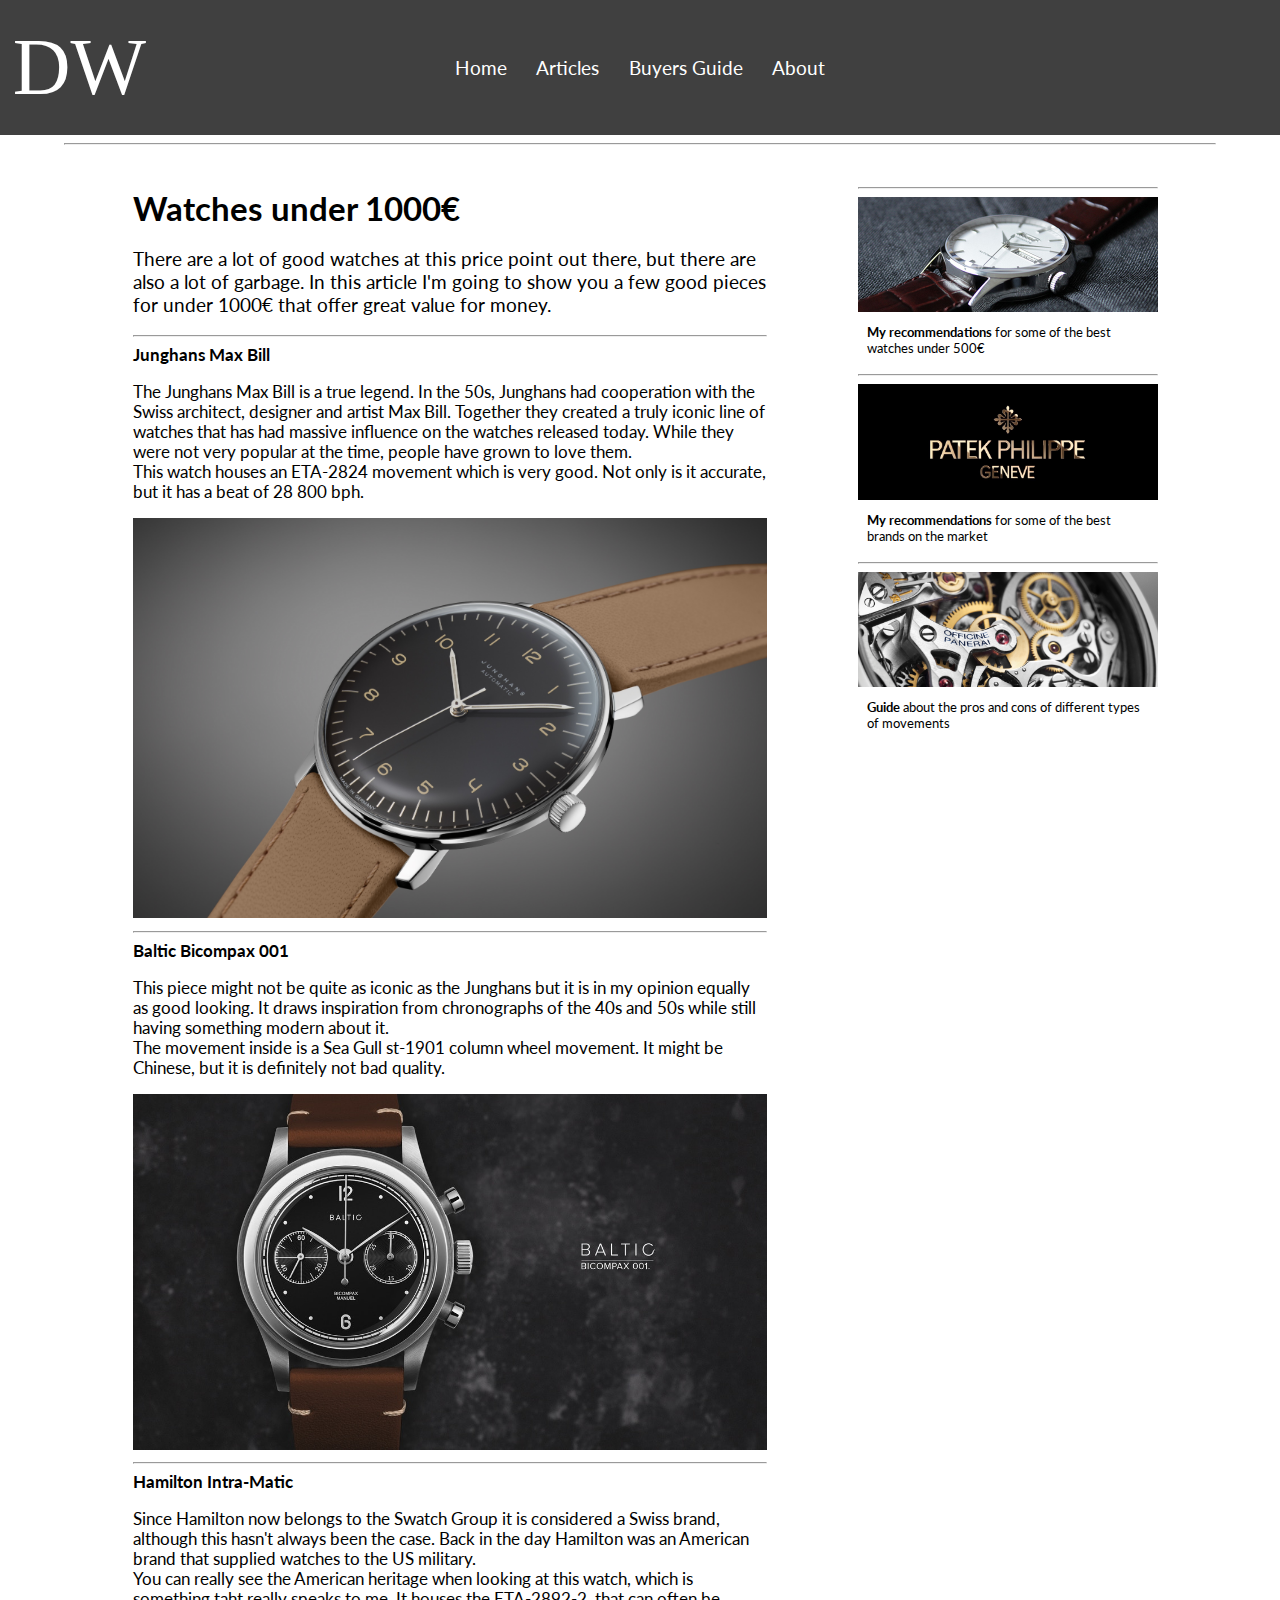
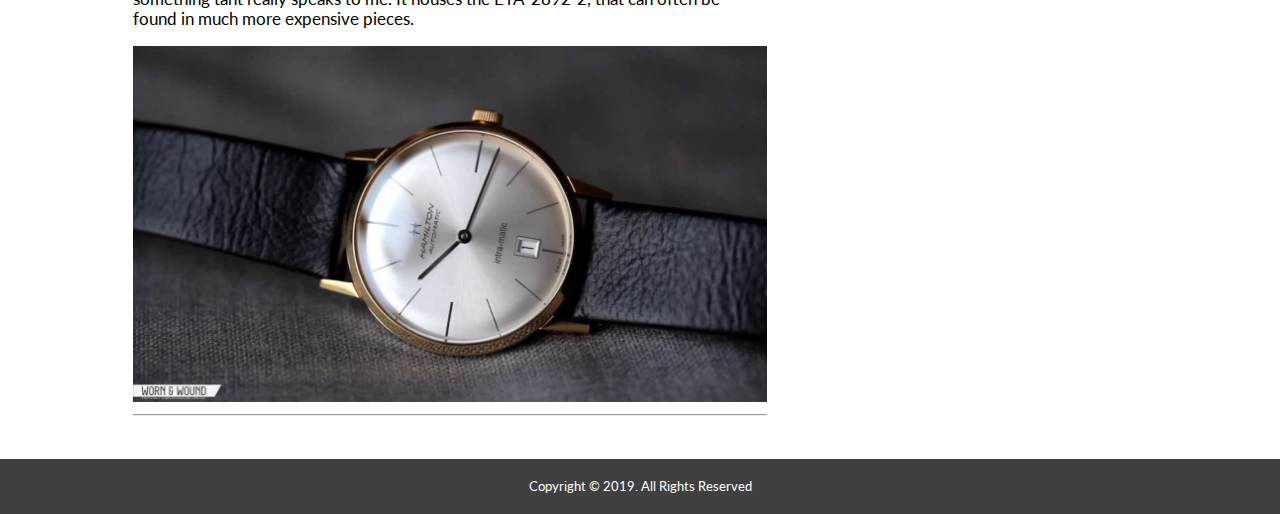
<file: sub1000.html>
<!DOCTYPE html>
<html>
<head>
	<title>DW Under 1000</title>
	<meta charset="utf-8" name="viewport" content="width=device-width, initial-scale=1.0">
	<link rel="stylesheet" type"text/css" href="styledoc.css">
	<link rel="icon" type="image/ico" href="Bilder/Logo.png"/>
	<link href='http://fonts.googleapis.com/css?family=Lato:400,700' rel='stylesheet' type='text/css'>
</head>
<body>
<div id="container">
	<div id="navbar">
		<div id="logo">DW</div>
		<div class="navbtn"><a href="index.html">Home</a></div>
		<div class="navbtn"><a href="articles.html">Articles</a></div>
		<div class="navbtn"><a href="guide.html">Buyers Guide </a></div>
		<div class="navbtn"><a href="about.html"> About</div></a>
		
			
		<div id="dropmenu">
			<div id="menuicon" onclick="toggleNavbar()">
				<div class="iconbar"></div>
				<div class="iconbar"></div>
				<div class="iconbar"></div>
			</div>
			<div class="dropmenu-content">
				<a href="index.html">Home</a>
				<a href="Articles.html">Articles</a>
				<a href="guide.html">Buyers Guide</a>
				<a href="about.html">About</a>
			</div>
		</div>
		
	</div>
	<div id="content">
		<div id="center">
			<hr>
			<div id="textbox">
				<h1>Watches under 1000€</h1>
				<p id="textboxintro">
					There are a lot of good watches at this price point out there, but there are also a lot of garbage. In this article I'm going to show you a few good pieces for under 1000€ that offer great value for money.
				</p>
				<hr>
				<b>Junghans Max Bill</b>
				<p>
					The Junghans Max Bill is a true legend. In the 50s, Junghans had cooperation with the Swiss architect, designer and artist Max Bill. Together they created a truly iconic line of watches that has had massive influence on the watches released today. While they were not very popular at the time, people have grown to love them. <br>
					This watch houses an ETA-2824 movement which is very good. Not only is it accurate, but it has a beat of 28 800 bph.  
				</p>
				<img src="Bilder/maxbill.jpg" class="textboximg">
				<hr>
				<b>Baltic Bicompax 001</b>
				<p>
					This piece might not be quite as iconic as the Junghans but it is in my opinion equally as good looking. It draws inspiration from chronographs of the 40s and 50s while still having something modern about it. <br> 
					The movement inside is a Sea Gull st-1901 column wheel movement. It might be Chinese, but it is definitely not bad quality. 
				</p>
				<img src="Bilder/balticbicompax.jpeg" class="textboximg">
				<hr>
				<b>Hamilton Intra-Matic</b>
				<p>
					Since Hamilton now belongs to the Swatch Group it is considered a Swiss brand, although this hasn't always been the case. Back in the day Hamilton was an American brand that supplied watches to the US military. <br>
					You can really see the American heritage when looking at this watch, which is something taht really speaks to me. It houses the ETA-2892-2, that can often be found in much more expensive pieces. 
				</p>
				<img src="Bilder/hamiltonintra.jpg" class="textboximg">
				<hr>
			</div>
			
			<div id="adbox">
				<div class="ad">
					<hr>
					<a href="sub500.html">
					<img src="Bilder/tissotvisodate.jpeg" class="adimg"> </a>
					<div class="adtext"><b>My recommendations</b> for some of the best watches under 500€</div>
				</div>
				<div class="ad">
					<hr>
					<a href="brands.html">
					<img src="Bilder/watchbrand.jpg" class="adimg"></a>
					<div class="adtext"><b>My recommendations</b> for some of the best brands on the market</div>
				</div>
				<div class="ad">
					<hr>
					<a href="movements.html">
					<img src="Bilder/paneraiverk.jpg" class="adimg"></a>
					<div class="adtext"><b>Guide</b> about the pros and cons of different types of movements </div>				
				</div>
				
				
			</div>
		</div>
	</div>
	
	<div id="footer">
		Copyright &copy; 2019. All Rights Reserved
	</div>
</div>
<script src="script.js"></script>
</body>
</html>
</file>
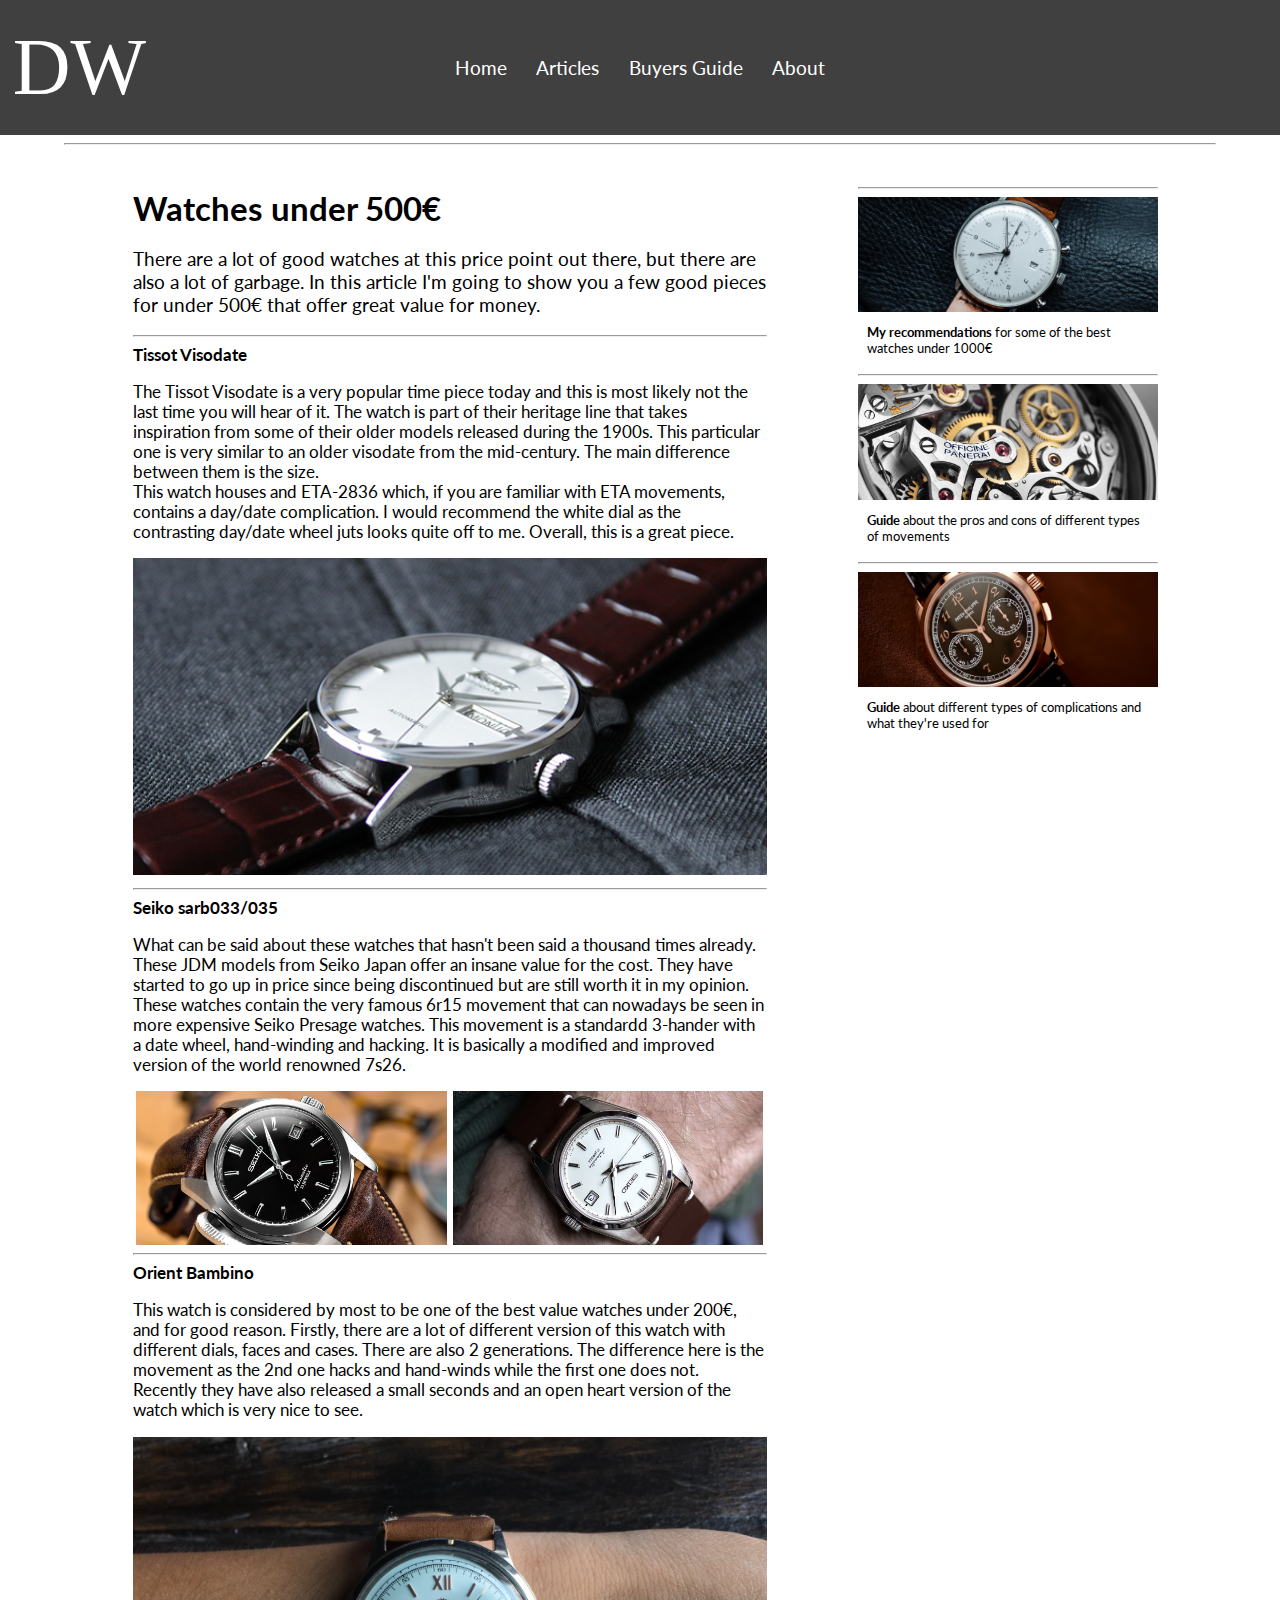
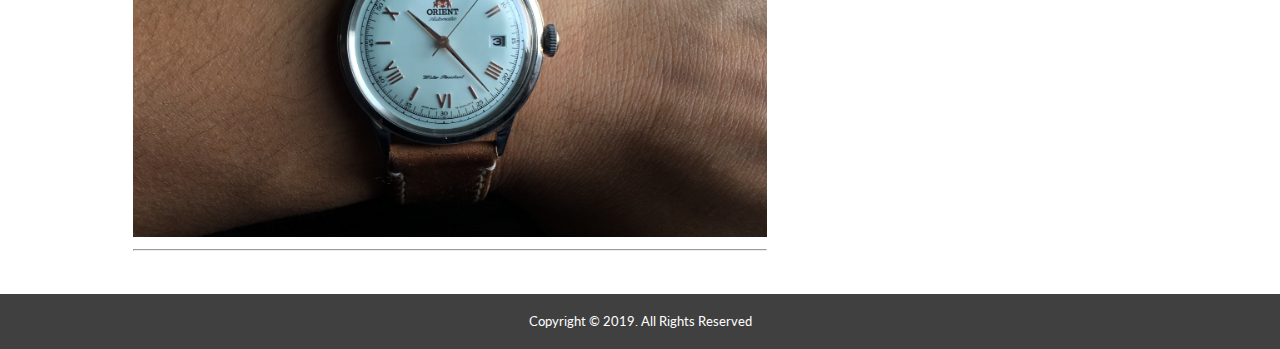
<file: sub500.html>
<!DOCTYPE html>
<html>
<head>
	<title>DW Under 500</title>
	<meta charset="utf-8" name="viewport" content="width=device-width, initial-scale=1.0">
	<link rel="stylesheet" type"text/css" href="styledoc.css">
	<link rel="icon" type="image/ico" href="Bilder/Logo.png"/>
	<link href='http://fonts.googleapis.com/css?family=Lato:400,700' rel='stylesheet' type='text/css'>
</head>
<body>
<div id="container">
	<div id="navbar">
		<div id="logo">DW</div>
		<div class="navbtn"><a href="index.html">Home</a></div>
		<div class="navbtn"><a href="articles.html">Articles</a></div>
		<div class="navbtn"><a href="guide.html">Buyers Guide </a></div>
		<div class="navbtn"><a href="about.html"> About</div></a>
		
			
		<div id="dropmenu">
			<div id="menuicon" onclick="toggleNavbar()">
				<div class="iconbar"></div>
				<div class="iconbar"></div>
				<div class="iconbar"></div>
			</div>
			<div class="dropmenu-content">
				<a href="index.html">Home</a>
				<a href="Articles.html">Articles</a>
				<a href="guide.html">Buyers Guide</a>
				<a href="about.html">About</a>
			</div>
		</div>
		
	</div>
	<div id="content">
		<div id="center">
			<hr>
			<div id="textbox">
				<h1>Watches under 500€</h1>
				<p id="textboxintro">
					There are a lot of good watches at this price point out there, but there are also a lot of garbage. In this article I'm going to show you a few good pieces for under 500€ that offer great value for money. 
				</p>
				<hr>
				<b>Tissot Visodate</b>
				<p>
					The Tissot Visodate is a very popular time piece today and this is most likely not the last time you will hear of it. The watch is part of their heritage line that takes inspiration from some of their older models released during the 1900s. This particular one is very similar to an older visodate from the mid-century. The main difference between them is the size. <br>
					This watch houses and ETA-2836 which, if you are familiar with ETA movements, contains a day/date complication. I would recommend the white dial as the contrasting day/date wheel juts looks quite off to me. Overall, this is a great piece. 
				</p>
				<img src="Bilder/tissotvisodate.jpeg" class="textboximg">
				<hr>
				<b>Seiko sarb033/035</b>
				<p>
					What can be said about these watches that hasn't been said a thousand times already. These JDM models from Seiko Japan offer an insane value for the cost. They have started to go up in price since being discontinued but are still worth it in my opinion.<br>
					These watches contain the very famous 6r15 movement that can nowadays be seen in more expensive Seiko Presage watches. This movement is a standardd 3-hander with a date wheel, hand-winding and hacking. It is basically a modified and improved version of the world renowned 7s26. 
				</p>
				<div class="textboximg">
					<img src="Bilder/seikosarb.jpg" class="boxsmallimg">
					<img src="Bilder/sarb035.jpg" class="boxsmallimg">
				</div>
				<hr>
				<b>Orient Bambino</b>
				<p>
					This watch is considered by most to be one of the best value watches under 200€, and for good reason. Firstly, there are a lot of different version of this watch with different dials, faces and cases. There are also 2 generations. The difference here is the movement as the 2nd one hacks and hand-winds while the first one does not. Recently they have also released a small seconds and an open heart version of the watch which is very nice to see. 
				</p>
				<img src="Bilder/bambino.jpg" class="textboximg">
				<hr>
				
			</div>
			
			<div id="adbox">
				<div class="ad">
					<hr>
					<a href="sub1000.html">
						<img src="Bilder/junghansmaxbill.jpg" class="adimg">
					</a>
					<div class="adtext"><b>My recommendations</b> for some of the best watches under 1000€</div>
				</div>
				<div class="ad">
					<hr>
					<a href="movements.html">
						<img src="Bilder/paneraiverk.jpg" class="adimg">
					</a>
					<div class="adtext"><b>Guide</b> about the pros and cons of different types of movements </div>				
				</div>
				<div class="ad">
					<hr>
					<a href="complications.html">
						<img src="Bilder/patekchrono.jpg" class="adimg">
					</a>
					<div class="adtext"><b>Guide</b> about different types of complications and what they're used for</div>			
				</div>
			
			
			
			
			
			
			
			
			</div>
		</div>
	</div>
	
	<div id="footer">
		Copyright &copy; 2019. All Rights Reserved
	</div>
</div>
<script src="script.js"></script>
</body>
</html>
</file>
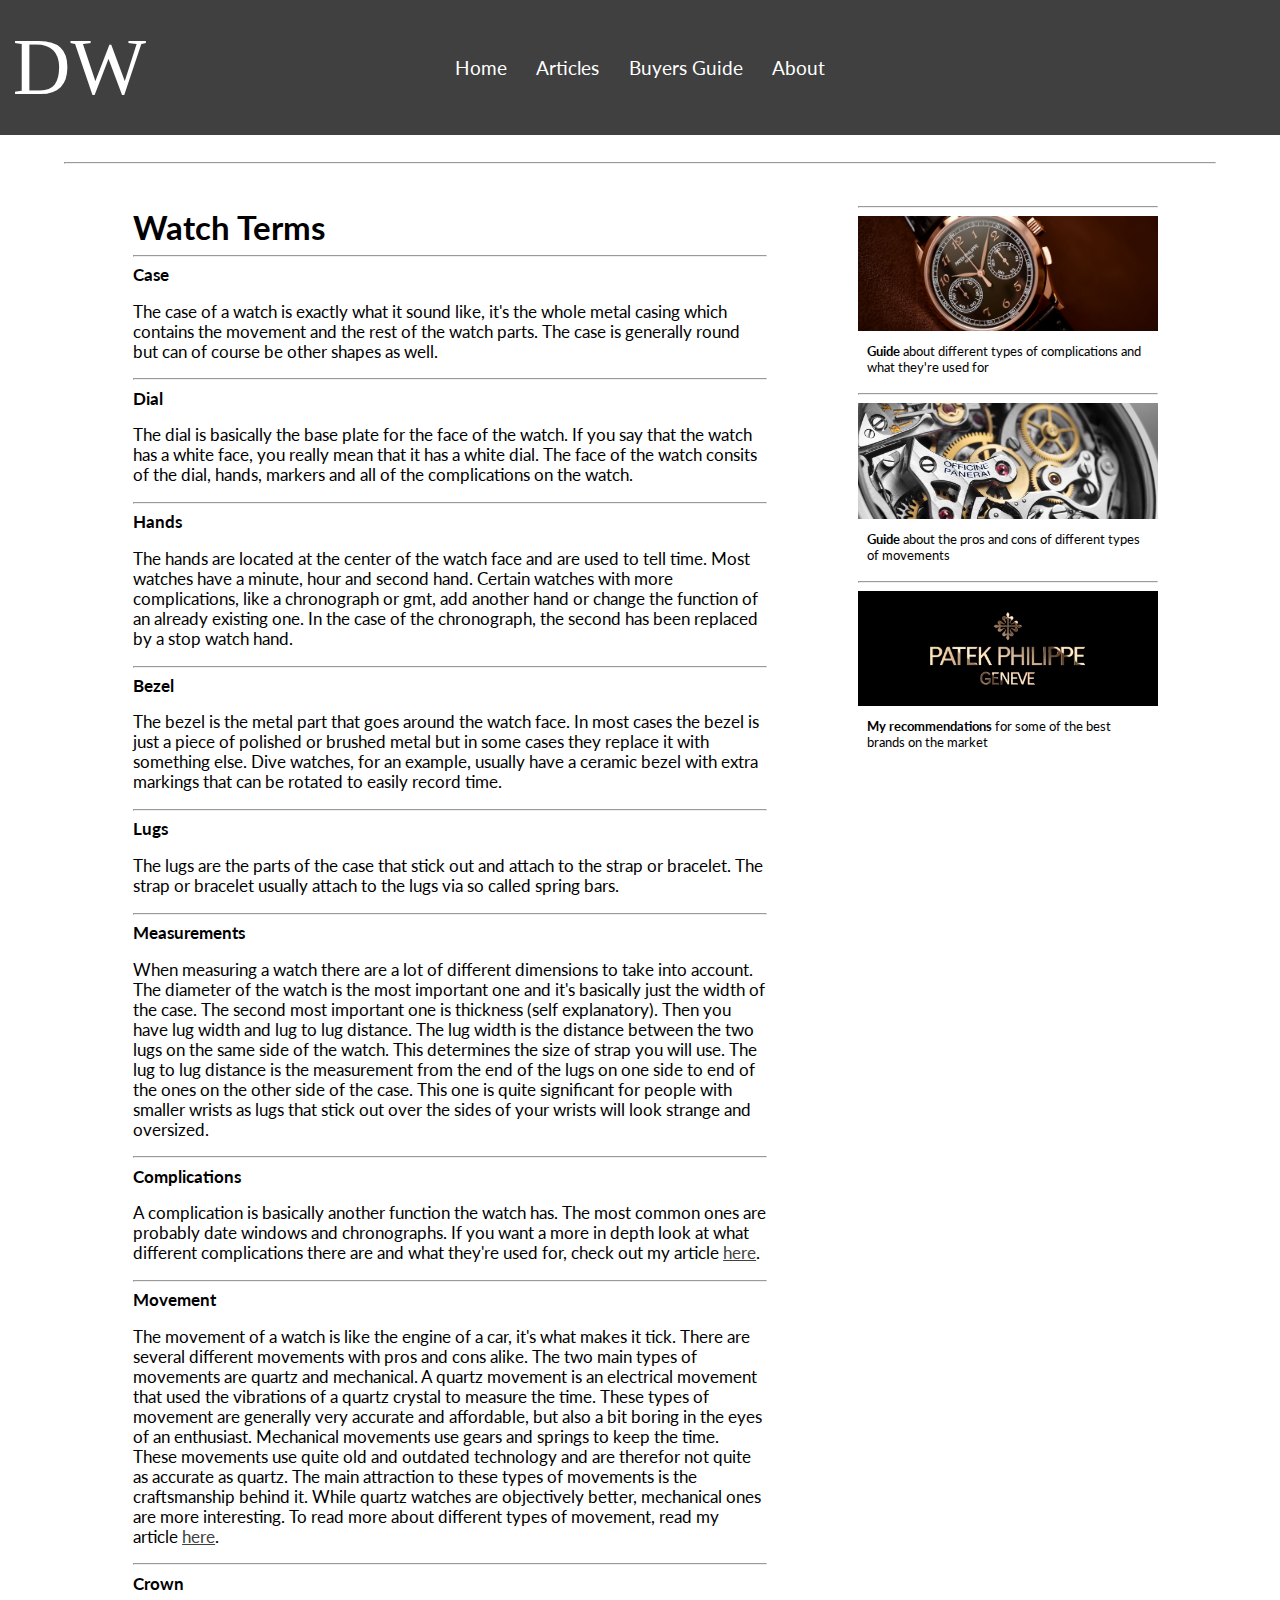
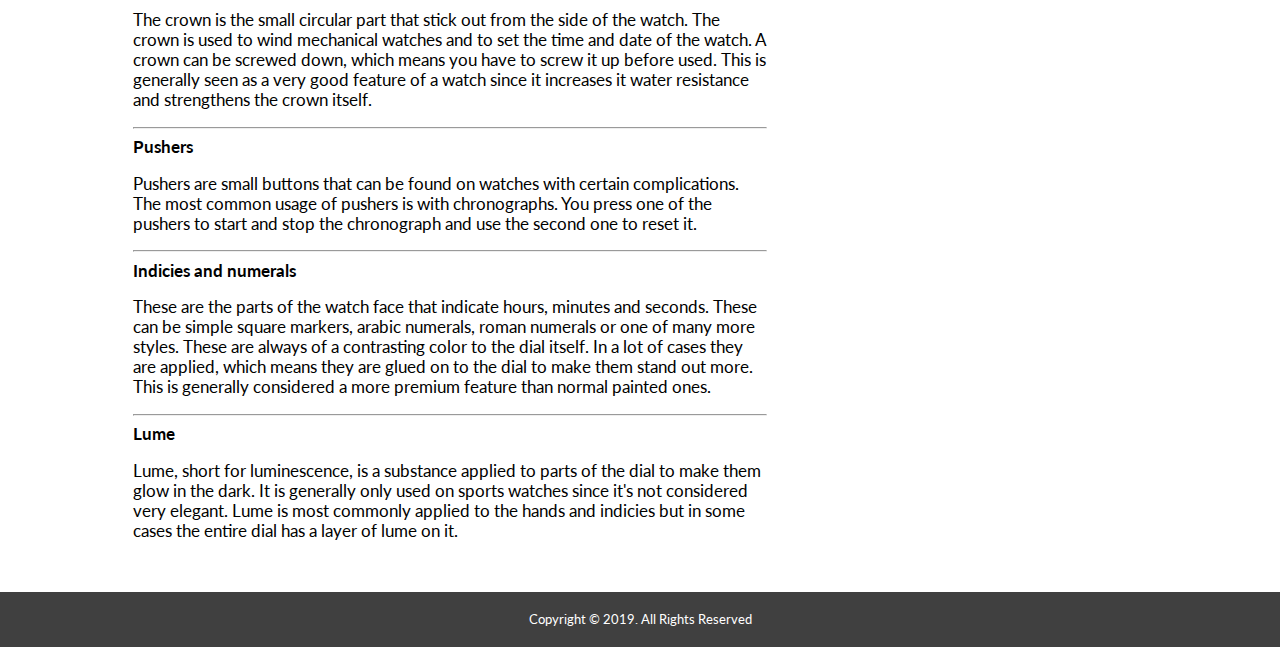
<file: terms.html>
<!DOCTYPE html>
<html>
<head>
	<title>DW Watch Terms</title>
	<meta charset="utf-8" name="viewport" content="width=device-width, initial-scale=1.0">
	<link rel="stylesheet" type"text/css" href="styledoc.css">
	<link rel="icon" type="image/ico" href="Bilder/Logo.png"/>
	<link href='http://fonts.googleapis.com/css?family=Lato:400,700' rel='stylesheet' type='text/css'>
</head>
<body>
<div id="container">
	<div id="navbar">
		<div id="logo">DW</div>
		<div class="navbtn"><a href="index.html">Home</a></div>
		<div class="navbtn"><a href="articles.html">Articles</a></div>
		<div class="navbtn"><a href="guide.html">Buyers Guide </a></div>
		<div class="navbtn"><a href="about.html"> About</div></a>
		
			
		<div id="dropmenu">
			<div id="menuicon" onclick="toggleNavbar()">
				<div class="iconbar"></div>
				<div class="iconbar"></div>
				<div class="iconbar"></div>
			</div>
			<div class="dropmenu-content">
				<a href="index.html">Home</a>
				<a href="Articles.html">Articles</a>
				<a href="guide.html">Buyers Guide</a>
				<a href="about.html">About</a>
			</div>
		</div>
		
	</div>
	<div id="content">
		<div id="center">
			<br><hr>
			<div id="textbox">
				<h1>Watch Terms</h1>
				
				
				<hr>
				<b>Case</b>
				<p>
					The case of a watch is exactly what it sound like, it's the whole metal casing which contains the movement and the rest of the watch parts. The case is generally round but can of course be other shapes as well. 
				</p>
				<hr>
				<b>Dial</b>
				<p>
					The dial is basically the base plate for the face of the watch. If you say that the watch has a white face, you really mean that it has a white dial. The face of the watch consits of the dial, hands, markers and all of the complications on the watch. 
				</p>
				<hr>
				<b>Hands</b>
				<p>
					The hands are located at the center of the watch face and are used to tell time. Most watches have a minute, hour and second hand. Certain watches with more complications, like a chronograph or gmt, add another hand or change the function of an already existing one. In the case of the chronograph, the second has been replaced by a stop watch hand. 
				</p>
				<hr>
				<b>Bezel</b>
				<p>
					The bezel is the metal part that goes around the watch face. In most cases the bezel is just a piece of polished or brushed metal but in some cases they replace it with something else. Dive watches, for an example, usually have a ceramic bezel with extra markings that can be rotated to easily record time. 
				</p>
				<hr>
				<b>Lugs</b>
				<p>
					The lugs are the parts of the case that stick out and attach to the strap or bracelet. The strap or bracelet usually attach to the lugs via so called spring bars. 
				</p>
				<hr>
				<b>Measurements</b>
				<p>
					When measuring a watch there are a lot of different dimensions to take into account. The diameter of the watch is the most important one and it's basically just the width of the case. The second most important one is thickness (self explanatory). Then you have lug width and lug to lug distance. The lug width is the distance between the two lugs on the same side of the watch. This determines the size of strap you will use. The lug to lug distance is the measurement from the end of the lugs on one side to end of the ones on the other side of the case. This one is quite significant for people with smaller wrists as lugs that stick out over the sides of your wrists will look strange and oversized. 
				</p>
				<hr>
				<b>Complications</b>
				<p>
					A complication is basically another function the watch has. The most common ones are probably date windows and chronographs. If you want a more in depth look at what different complications there are and what they're used for, check out my article <a href="complications.html" class="ref">here</a>. 
				</p>
				<hr>
				<b>Movement</b>
				<p>
					The movement of a watch is like the engine of a car, it's what makes it tick. There are several different movements with pros and cons alike. The two main types of movements are quartz and mechanical. A quartz movement is an electrical movement that used the vibrations of a quartz crystal to measure the time. These types of movement are generally very accurate and affordable, but also a bit boring in the eyes of an enthusiast. Mechanical movements use gears and springs to keep the time. These movements use quite old and outdated technology and are therefor not quite as accurate as quartz. The main attraction to these types of movements is the craftsmanship behind it. While quartz watches are objectively better, mechanical ones are more interesting. To read more about different types of movement, read my article <a href="movements.html" class="ref">here</a>. 
				</p>
				<hr>
				<b>Crown</b>
				<p>
					The crown is the small circular part that stick out from the side of the watch. The crown is used to wind mechanical watches and to set the time and date of the watch. A crown can be screwed down, which means you have to screw it up before used. This is generally seen as a very good feature of a watch since it increases it water resistance and strengthens the crown itself. 
				</p>
				<hr>
				<b>Pushers</b>
				<p>
					Pushers are small buttons that can be found on watches with certain complications. The most common usage of pushers is with chronographs. You press one of the pushers to start and stop the chronograph and use the second one to reset it. 
				</p>
				<hr>
				<b>Indicies and numerals</b>
				<p>
					These are the parts of the watch face that indicate hours, minutes and seconds. These can be simple square markers, arabic numerals, roman numerals or one of many more styles. These are always of a contrasting color to the dial itself. In a lot of cases they are applied, which means they are glued on to the dial to make them stand out more. This is generally considered a more premium feature than normal painted ones. 
				</p>
				<hr>
				<b>Lume</b>
				<p>	
					Lume, short for luminescence, is a substance applied to parts of the dial to make them glow in the dark. It is generally only used on sports watches since it's not considered very elegant. Lume is most commonly applied to the hands and indicies but in some cases the entire dial has a layer of lume on it. 
				</p>
			</div>
			<div id="adbox">
				<div class="ad">
					<hr>
					<a href="complications.html"><img src="Bilder/patekchrono.jpg" class="adimg"></a>
					<div class="adtext"><b>Guide</b> about different types of complications and what they're used for</div>			
				</div>
				<div class="ad">
					<hr>
					<a href="movements.html"><img src="Bilder/paneraiverk.jpg" class="adimg"></a>
					<div class="adtext"><b>Guide</b> about the pros and cons of different types of movements </div>				
				</div>
				<div class="ad">
					<hr>
					<a href="brands.html"><img src="Bilder/watchbrand.jpg" class="adimg"></a>
					<div class="adtext"><b>My recommendations</b> for some of the best brands on the market</div>
				</div>
			</div>
		</div>

	</div>
	<div id="footer">
		Copyright &copy; 2019. All Rights Reserved
	</div>
</div>
<script src="script.js"></script>
</body>
</html>
</file>
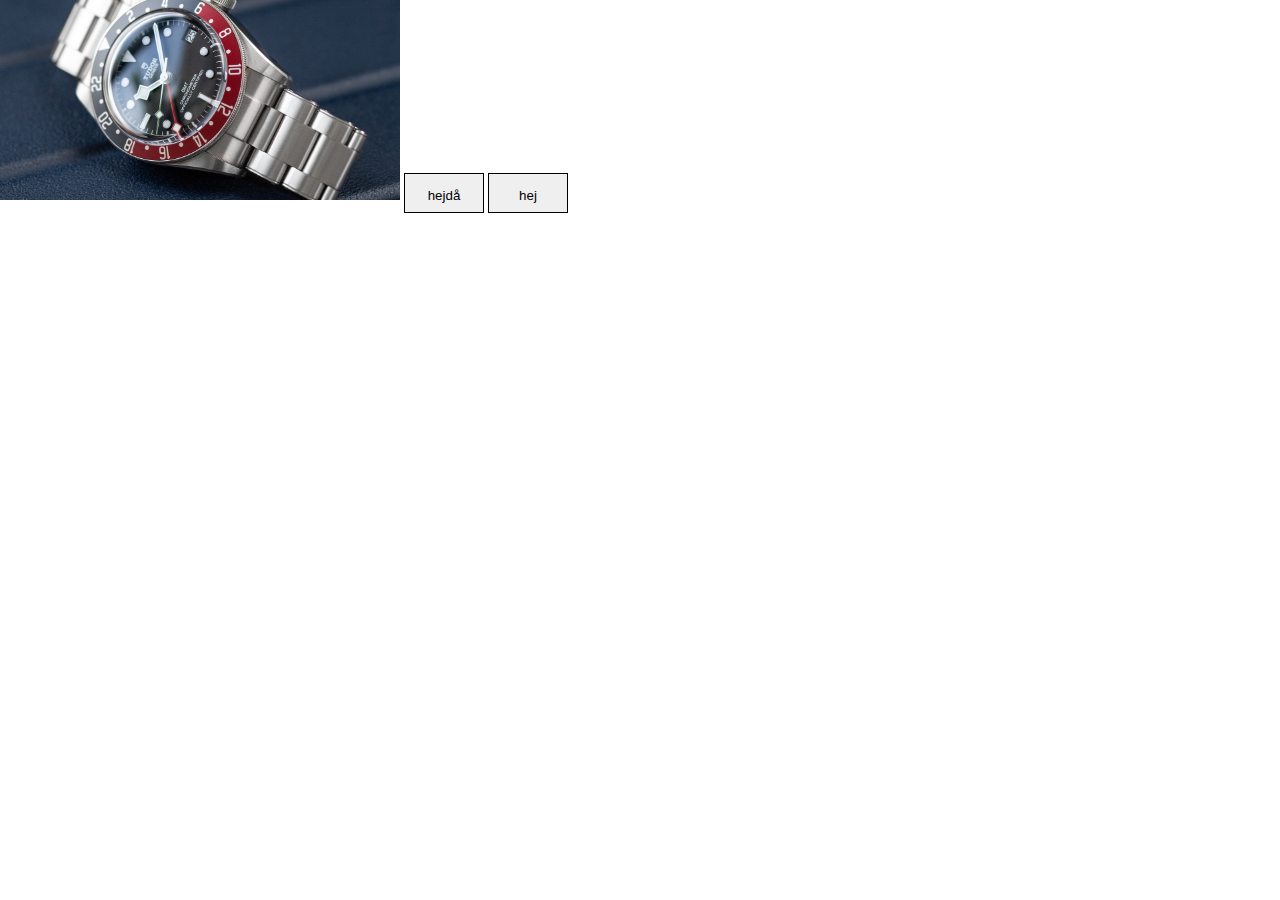
<file: test.html>
<!DOCTYPE html>
<html>
<head>
	<title>Test</title>
	<meta charset="utf-8" name="viewport" content="width=device-width, initial-scale=1.0">
	<link rel="stylesheet" type"text/css" href="styledoc.css">
	<link rel="icon" type="image/ico" href="Bilder/Logo.png"/>
	<link href='http://fonts.googleapis.com/css?family=Lato:400,700' rel='stylesheet' type='text/css'>
</head>
<style>
	
</style>
<body>

	<img class="fade" name="slide" width="400" height="200" style="object-fit: cover;  ">

	<button onclick="backChangeImg()" id="backbtn" style="width: 80px; height: 40px; border: solid 1px black;cursor: pointer;">
	<p> hejdå </p>
	</button>

	<button onclick="fwdChangeImg()" id="fwdbtn" style="width: 80px; height: 40px; border: solid 1px black;cursor: pointer;" >
	<p> hej </p>
	</button>

</body>
<script>
	var images = [];
	var i = 0;
	var time = 2000;
	var timeout;

	<!-- Image list -->
	images[0] = "Bilder/gmt.jpg";
	images[1] = "Bilder/IWC wallpaper.jpg";
	images[2] = "Bilder/chronograph.jpg";
	images[3] = "Bilder/datograph.jpg";

	function changeImg (){
		document.slide.src = images[i];
		
		if(i < images.length - 1){
			i++;
		}else {
			i=0;
		}
		timeout = setTimeout("changeImg()", time);
	}
	window.onload = changeImg;

	function backChangeImg (){
		document.slide.src = images[i];
		if(i > 0) {
			i--;
		}else {
			i = (images.length - 1);
		}
		clearTimeout(timeout);
		timeout = setTimeout("changeImg()", time);
	}

	function fwdChangeImg (){
		document.slide.src = images[i];
		if(i < images.length - 1){
			i++;
		}else{
			i = 0;
		}
		clearTimeout(timeout);
		timeout = setTimeout("changeImg()", time);
	}
</script>
</html>
</file>
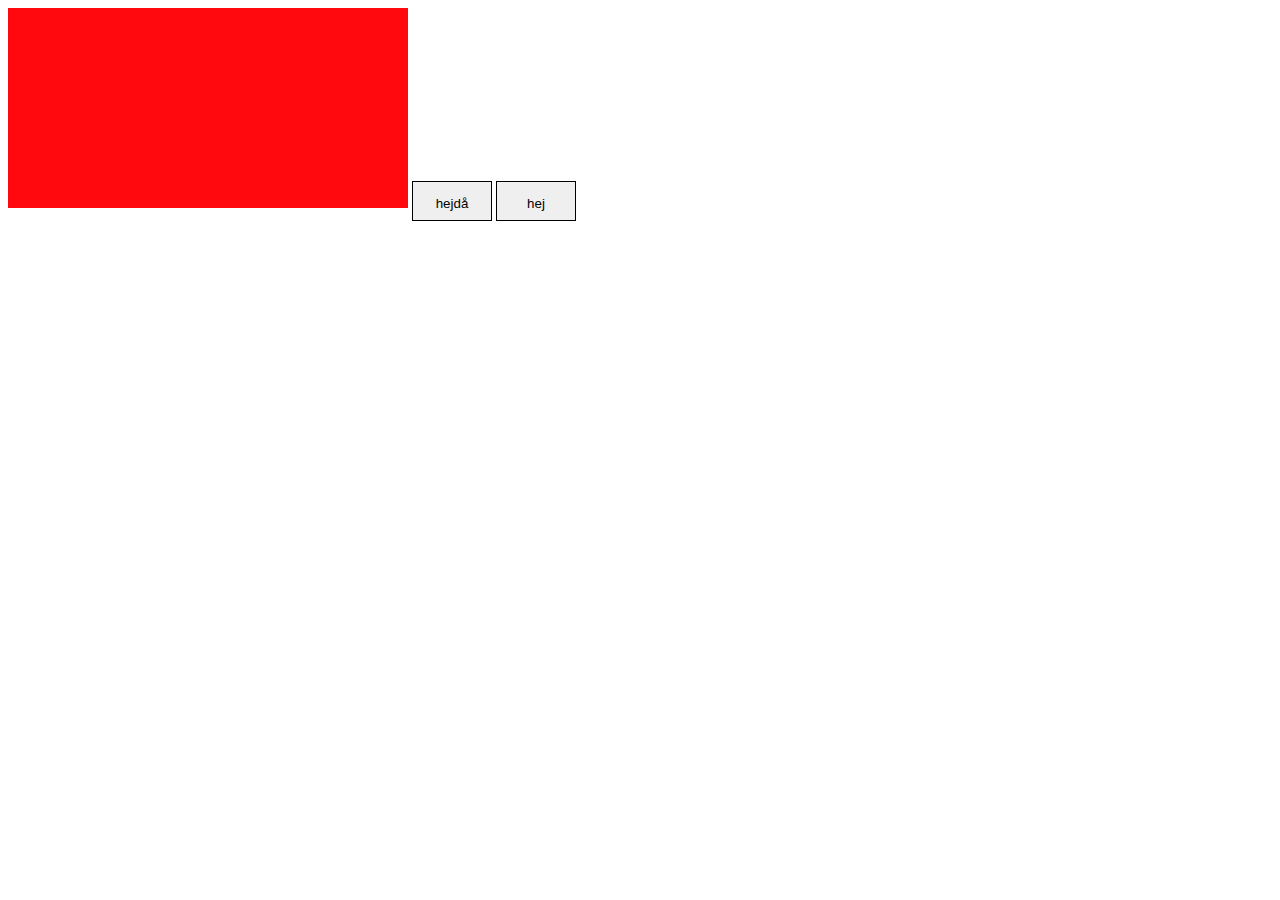
<file: slideshow/test.html>
<!DOCTYPE html>
<html>
<head>
	<title>Test</title>
	<meta charset="utf-8" name="viewport" content="width=device-width, initial-scale=1.0">
	<link rel="stylesheet" type"text/css" href="styledoc.css">
	<link rel="icon" type="image/ico" href="bilder/Logo.png"/>
	<link href='http://fonts.googleapis.com/css?family=Lato:400,700' rel='stylesheet' type='text/css'>
</head>
<style>
	
</style>
<body>

	<img class="fade" name="slide" width="400" height="200" 
	style="object-fit: cover;  ">

	<button onclick="backChangeImg()" id="backbtn" style="width: 
	80px; height: 40px; border: solid 1px black;cursor: pointer;">
	<p> hejdå </p>
	</button>

	<button onclick="fwdChangeImg()" id="fwdbtn" style="width: 
	80px; height: 40px; border: solid 1px black;cursor: pointer;" >
	<p> hej </p>
	</button>

</body>
<script>
	var images = [];
	var i = 0;
	var time = 2000;
	var timeout;

	<!-- Image list -->
	images[0] = "bilder/röd.png";
	images[1] = "bilder/gul.png";
	images[2] = "bilder/grön.png";

	function changeImg (){
		document.slide.src = images[i];
		
		if(i < images.length - 1){
			i++;
		}else {
			i=0;
		}
		timeout = setTimeout("changeImg()", time);
	}
	window.onload = changeImg;

	function backChangeImg (){
		document.slide.src = images[i];
		if(i > 0) {
			i--;
		}else {
			i = (images.length - 1);
		}
		clearTimeout(timeout);
		timeout = setTimeout("changeImg()", time);
	}

	function fwdChangeImg (){
		document.slide.src = images[i];
		if(i < images.length - 1){
			i++;
		}else{
			i = 0;
		}
		clearTimeout(timeout);
		timeout = setTimeout("changeImg()", time);
	}
</script>
</html>
</file>
<file: styledoc.css>
/* Färger
#c4d0d9 lite blå
#d1d9dc ljus
#dde2e3 ljusast 
#9d9c9a mörk 
#72747a mörkast 
 */
body {
	margin: 0;
	padding: 0;
	height: 100%;
	font-family: Lato, Verdana, sans;
}

/* Uppdelning av sidan för att lättare skapa en footer. Body består av 4 delar
Först finns en container som innehåller content, footer och navbar. Jag gjorde dettaför att det lättare skulle gå att tvinga min footer längst ner på sidan*/
#content {
	padding-bottom: 55px;
}
#container {
	min-height: 100vh;
	position: relative;
	height: 100%;
}
#footer {
	height: 55px;
	background: #404040;
	width: 100%;
	position: absolute;
	bottom: 0;
	text-align: center; 
	line-height: 55px;
	color: white;
	font-size: 1vw;
}

/* Navbar på alla sidor, vad som händer när man klickad/har musen över knapparna  */
#navbar {
	width: 100%;
	height: 15vh;
	line-height: 15vh;
	background: #404040;
	text-align: center;
}
#navbar a {
	text-decoration: none; 
	color: white;
	font-size: 1.5vw;
}
#navbar a:visited {
	color: white;
}
#navbar a:hover {
	color: #d1d9dc;
}
#navbar a:active {
	color: #9d9c9a;
}

/* Initialerna till vänster på navbar float: left och position: aboslute gör så att den ligger till vänster och resterande delar av navbar inte påverkas */
#logo {
	Color: white;
	Font-size: 5em;
	float: left;
	margin-left: 1%;
	position: absolute; 
	user-select: none;
	-webkit-user-select: none;
	-moz-user-select: none;
	font-family: times new roman;
}
/* Knapparna i mitten av min navbar (.navbtn#current visar om du är på en av sidorna som visas på navbar */
.navbtn {
	text-decoration: none;
	text-align: center;
	color: black;
	display: inline-block;
	width: fixed;
	padding-left: 1%;
	padding-right: 1%;
	z-index: 1;
}
.navbtn#current {
	text-decoration: underline;
}

/* Dropdown på navbar, läs i script.js för att se min javascript. En vanligt dropdown visas när musen hålls över den designerade diven (dropmenu i det här fallet). Vid hover/click, visa dropmenu-content.Klicka igen och den stängs. */
#menuicon {
	position: absolute;
	cursor: pointer;
	min-width: 3vh; 
	max-height: 2.7vh;
	display: none;
}
.iconbar {
	background: white;
	width: 3vh;
	height: 0.5vh;
	margin: 0.4vh 0;
}
#dropmenu {
	margin: 0;
	padding: 6.15vh;
	position: absolute;
	min-width: 3vh;
	display: inline-block;
	right: 0;
	height: 15vh;
}
.dropmenu-content {
	display: block;
	min-width: 22vh;
	background: white;
	right: 0;
	position: absolute;
	margin-right: 4.7vh;
	margin-top: 3vh;
	z-index: 1;
	transition: height 0.3s;
	overflow: hidden;
	height: 0;
	background: #f0f0f0;
	
}
.dropmenu-content a {
	color: #404040 !important;
	font-size: 2vh !important;
	text-align: left;
	display: block; 
	text-decoration: none;
	line-height: normal;
	padding: 1.5vh;
}
.dropmenu-content a:hover {
	background: #9d9c9a;
}
.dropmenu-content a:visited {
	color: #404040;
}
#dropmenu.extended .dropmenu-content{
	height: 21.4vh;
}

/* Parallax och text på Home. Bakgrundsbilderna är fast och visas bara när deras del
av hemsidan kommer upp. Text och a längre ner är till för texten och länkar på index.
Parallax fungerar genom att bildernas position aldrig ändras. De finns alltid där
men kan bara visas när dess designerade ruta kommer upp. Jag lägger bilden mellan 
två textrutor och därför kan bilden bara ses när platsen mellan de två rutorna visas */
.parallax {
	min-height: 450px;
	height: 42vw;
	background-attachment: fixed; 
	background-position: center;
	background-repeat: no-repeat;
	background-size: cover;
	opacity: 0.9;
	filter: alpha(opacity=80);
	-webkit-filter: grayscale(60%);
	filter: grayscale(60%);
}
.parallax#chrono {
	background-image: url("Bilder/IWC wallpaper.jpg");
}
.parallax#movement {
	background-image: url("Bilder/paneraiverk.jpg");
}
.parallax#guide {
	background-image: url("Bilder/watchbrand.jpg");
}
.parallax#jlc {
	background-image: url("Bilder/jlc_wallpaper.jpg");
}
.textruta {
	width: 100%;
	background: white;
	min-height: 150px;
	text-align: center; 
	line-height: 150px;
}
.text {	
	width: 60%;
	font-size: 1vw;
	line-height: 20px;
	margin-left: auto;
	margin-right: auto;
	margin-top: -2%;
	margin-bottom: 2%;
	color: #404040;
}
a.ref {
	color: #404040;
}
a:visited.ref {
	color: #404040;
}

/* Dessa är till för att ändra storleken på titlar på index när skärmen blir mindre. Titlestor är när skärmen är liten och vice versa, kanske lite förvirrande */
.titlestor {
	font-size: 4vw;
	text-decoration: none;
	display:none;
}
.titlestor:visited {
	color: black;
}
.titleliten {
	font-size: 2vw;
	text-decoration: none;

}
.titleliten:visited {
	color: black;
}

/* Textruta på faktasidor. De som slutar på img är olika storlekar på bilder */
#center {
	/* Denna är till för att centrera content på sidan */
	width: 90%;
	margin: auto;
}
#textbox {
	width: 55%;
	padding: 3%;
	display: inline-block;
	font-size: 1.3vw;
	margin-left: 3%;
}
#textboxintro {
	font-size: 1.5vw;
}
#textbox h1 {
	margin: 0;
}
.textboximg {
	width: 100%;
	overflow: hidden;
	max-height: 400px;
	object-fit: cover;
}
.boxsmallimg{
	display: inline-block;
	width: 49%;
	margin: auto;
	float: left;
	margin: 0 0.5%;
	object-fit: cover;
	height: 12vw;
}
.bookmark {
	color: black;
	text-decoration: none;
}
.bookmark:visited {
	color: black;
}
/* Rutan till höger på faktasidor där jag lägger bilder och länkar till andra artiklar */
#adbox {
	/* "lådan" som jag lägger mina ads i */
	width: 25%;
	position: absolute;
	display: inline-block;
	right: 0;
	margin-right: 8%;
	margin-top: 2%;
}
.ad {
	width: 94%;
	margin-bottom: 3%;
	display: block;
	min-height: 13vw;	
}
.adimg {
	width: 100%;
	height: 9vw;
	object-fit: cover;
	padding: 0;
}
.adtext {
	padding: 3%;
	font-size: 1vw;
}

/* Detta gör så att allt passar bättre när skärmen blir mindre än 700px
jag skriver alltså in att vissa element ändras när rutan blir en viss storlek. 
Jag kan på så sätt se till att hemsidan ser bra ut även om det är en mindre bild */
@media screen and (max-width: 1000px){
	/* Länkar på höger sida av vissa webbplatser ändras */
	#adbox, .ad  {
		display: none;
	}
	#textbox {
		width: 90%;
		margin: 0;
		font-size: 2.5vw;
	}
	#textboxintro {
		font-size: 3vw;
	}
	#footer {
		font-size: 1.6vw;
	}
}
@media screen and (max-width: 700px){
	/* Navbar ändras */
	.navbtn {
		display: none;
	}
	/* Textrutor på index ändras */
	.textruta {
		font-size: 4vw;
	}
	.text {
		display: none;
	}
	.titleliten {
		display: none;
	}
	.titlestor {
		display: inline;
	}
	#menuicon {
		display: inline-block;
	}
	#footer {
		font-size: 2vw;
	}
}

/* Artikelsidan. Artcenter centerar allt. Artbackimg är backgrundsbilden. 
Main och Secondarticle är två typer av artiklar som finns. Main- och 
secondimg är bilder som ligger i dessa artiklar. Imgtext är text som
finns på bilderna. Jag har gjort att texten endast visas när hover är
aktivt på artiklarna. Detta är för att minska mängden text på sidan. */
#artcenter {
	width: 85%;
	margin: auto;
	overflow: hidden;
}
.mainarticle {
	width: 49%;
	float: left;
	text-align: center;
	margin: 0.5% 0.5%;
	background: white;
	position: relative;
}
.secondarticle {
	width: 32.3%;
	float: left;
	text-align: center;
	margin: 0.5% 0.5%;
	background: white;
	position: relative;
}
.mainimg {
	margin: auto; 
	width: 100%;
	display: block;
	height: 21vw;
	object-fit: cover;
	-webkit-filter: grayscale(30%);
	filter: grayscale(30%);
}
.secondimg {
	width: 100%;
	height: 12vw;
	display: block;
	object-fit: cover;
	-webkit-filter: grayscale(30%);
	filter: grayscale(30%);
}
#artbackimg {
	background-attachment: fixed; 
	background-position: center;
	background-repeat: no-repeat;
	background-size: cover;
	position: fixed;
	z-index: -1;
	width: 100%;
	max-height: 100vh;
	min-height: 100vh;
	opacity: 0.5;
	filter: alpha(50);
	object-fit: cover;
	-webkit-filter: grayscale(50%);
	filter: grayscale(50%);
	
}
.imgtext {
	margin: auto;
	top: 50%;
	left: 50%;
	transform: translate(-50%, -50%);
	color: white;
	position: absolute;
	text-align: center;
	/* font-size: 30px; */
	font-weight: bold;
	text-shadow: 0 0 15px black;
	display: none;
	pointer-events: none;
}
/* Koden nedan är endast styling för när man håller musen över de olika
artiklarna/bilderna. */
.mainimg:hover, .secondimg:hover {
	opacity: 0.5;
	filter: alpha(50);
}
.mainimg:hover + .imgtext {
	display: block;
}
.secondimg:hover + .imgtext {
	display: block;
}
.mainarticle .imgtext {
	font-size: 2.2vw;
}
.secondarticle .imgtext {
	font-size: 1.7vw;
}

/* Koden nedan gör så att sidan ändras när rutan blir mindre än 850px.
Utan den här kommer det inte se rätt ut på mindre skärmar. */
@media screen and (max-width: 850px){
	#artcenter {
		width: 80%;
	}
	.mainarticle {
		width: 100%;
		display: block;
		margin: 1%;
	}
	.secondarticle {
		width: 100%;
		margin: 1%;
	}
	.mainimg {
		height: 22vw;
	}
	.secondimg {
		height: 22vw;
	}
	.imgtext {
		font-size: 5vw !important;
	}
}


/* Scrollbar som ändrar färg när man håller musen över den eller trycker*/
::-webkit-scrollbar {
  width: 14px;
}
::-webkit-scrollbar-track {
	background: #dde2e3; 
}
::-webkit-scrollbar-thumb {
	background: #9d9c9a; 
}
::-webkit-scrollbar-thumb:hover {
  background: #72747a; 
}

a {
	color: black;
}
</file>
<file: slideshow/styledoc.css>
body {
	/* margin: 0; */
}
.fade {
	/* width: 100%; */
	/* height: 100vh; */
}
</file>
